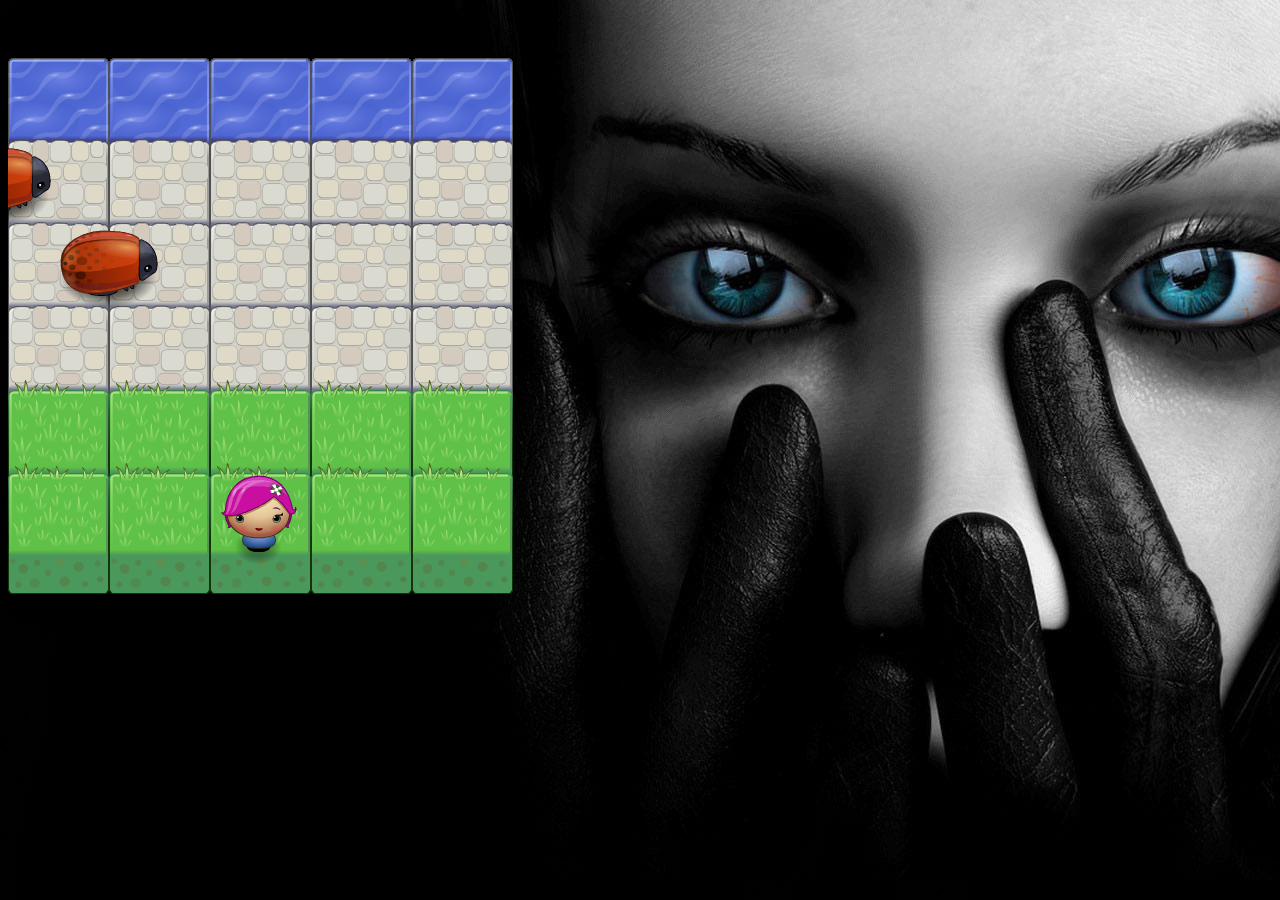
<file: links/Bugg-Her/index.html>
<!DOCTYPE html>
<html>
<head>
    <meta charset="UTF-8">
    <title>JS - VG: Bugger</title>
    <link rel="stylesheet" href="css/style.css">
    <link rel="stylesheet" media="only screen and (max-device-width: 750px)" href="css/mobile.css" />
    <meta name="viewport" content="width=device-width; initial-scale=0.5; maximum-scale=0.5; user-scalable=no;"> 

</head>
<body background="images/blueEyes.jpg">
	<div class="d-pad">
		<button class="dButton" id="up">↑</button>

		<button class="dButton" id="down">↓</button>

		<button class="dButton" id="left">←</button>
		<button class="dButton" id="right">→</button>
    </div>
    <script src="https://code.jquery.com/jquery-2.2.4.min.js"   integrity="sha256-BbhdlvQf/xTY9gja0Dq3HiwQF8LaCRTXxZKRutelT44="   crossorigin="anonymous"></script>

    
    <script src="js/resources.js"></script>
    <script src="js/app.js"></script>
    <script src="js/engine.js"></script>
</body>
</html>
</file>
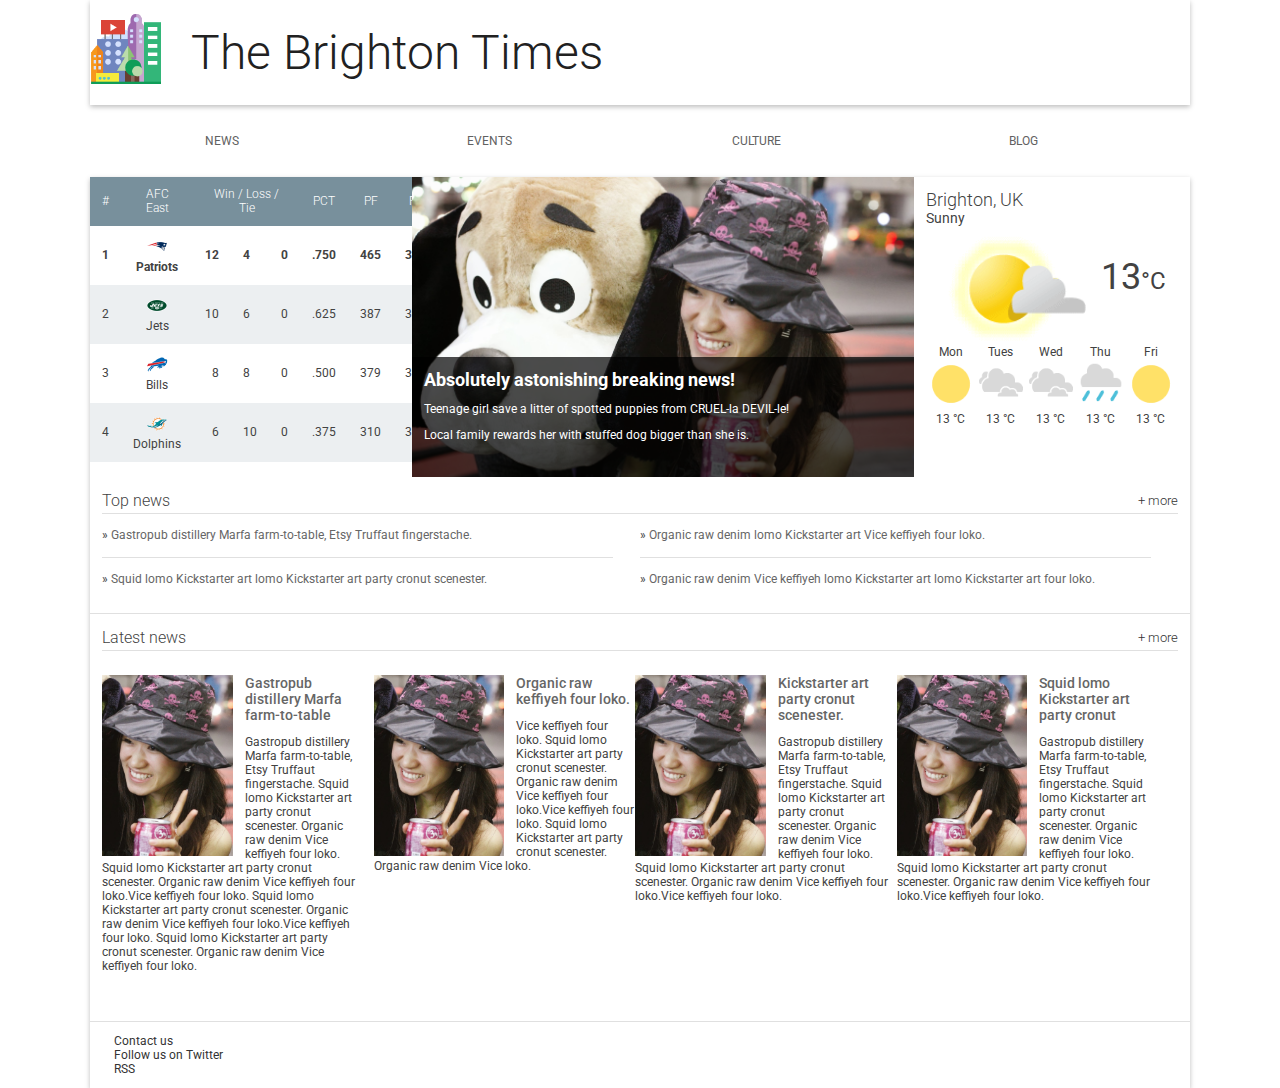
<file: links/Start/index.html>
<!doctype html>
<html lang="en">
  <head>
    <meta charset="utf-8">
    <meta http-equiv="X-UA-Compatible" content="IE=edge">
    <meta name="viewport" content="width=device-width, initial-scale=1.0">
    <title>Brighton Times</title>
    <link href="https://fonts.googleapis.com/css?family=Roboto:300,400,500" rel="stylesheet" type="text/css">
    <link rel="stylesheet" type="text/css" href="main.css">
  </head>
  <body>

    <header class="header">
      <div class="header__inner">
        <img class="header__logo" src="images/city.png" alt="iconic view of a cityscape">
        <h1 class="header__title">
          The Brighton Times
        </h1>
        <a id="menu" class="header__menu">
          <svg xmlns="http://www.w3.org/2000/svg" viewBox="0 0 24 24">
            <path d="M2 6h20v3H2zm0 5h20v3H2zm0 5h20v3H2z"/>
          </svg>
        </a>
      </div>
    </header>

    <nav id="drawer" class="nav">
      <ul class="nav__list">
        <li class="nav__item"><a href="#">News</a></li>
        <li class="nav__item"><a href="#">Events</a></li>
        <li class="nav__item"><a href="#">Culture</a></li>
        <li class="nav__item"><a href="#">Blog</a></li>
      </ul>
    </nav>

    <main class="main">
      <section class="content">
        <section class="hero">
          <article class="description">
            <h2 class="highlight">Absolutely astonishing breaking news!</h2>
            <h3 class="highlight">Absolutely astonishing breaking news!</h3>
            <p>Teenage girl save a litter of spotted puppies from CRUEL-la DEVIL-le! </p>
            <p>Local family rewards her with stuffed dog bigger than she is.</p>
          </article>
        </section>

        <section class="news top-news">
        <div id="news-title">
          <h2 class="news__title">Top news <a href="#" class="news__more">+ more</a></h2>
        </div>
        <div id="news-head">
          <ul>
            <li class="top-news__item">
              <a href="#">Gastropub distillery Marfa farm-to-table, Etsy Truffaut fingerstache.</a>
            </li>
            <li class="top-news__item">
              <a href="#">Squid lomo Kickstarter art lomo Kickstarter art party cronut scenester.</a>
            </li>
          </ul>
        </div>
        <div id="news-tail">
          <ul>
            <li class="top-news__item">
              <a href="#">Organic raw denim lomo Kickstarter art Vice keffiyeh four loko.</a>
            </li>
            <li class="top-news__item">
              <a href="#">Organic raw denim Vice keffiyeh lomo Kickstarter art lomo Kickstarter art four loko.</a>
             </li>
          </ul>
        </div>
        </section>

        <section class="scores">
        <div class="contained_table">
          <table class="scores__table">
            <thead>
              <tr>
                <th>#</th>
                <th>AFC East</th>
                <th colspan="3">Win / Loss / Tie</th>
                <th>PCT</th>
                <th>PF</th>
                <th>PA</th>
                <th>HOME</th>
                <th>ROAD</th>
                <th>STRK</th>
              </tr>
            </thead>
            <tbody>
              <tr>
                <td class="winner">1</td>
                <td class="winner team"><img class="team-logo" src="[data-uri]">Patriots</td>
                <td class="winner">12</td>
                <td class="winner">4</td>
                <td class="winner">0</td>
                <td class="winner">.750</td>
                <td class="winner">465</td>
                <td class="winner">315</td>
                <td class="winner">7-1-0</td>
                <td class="winner">5-3-0</td>
                <td class="winner">L2</td>
              </tr>
              <tr>
                <td>2</td>
                <td class="team"><img class="team-logo" src="[data-uri]">Jets</td>
                <td>10</td>
                <td>6</td>
                <td>0</td>
                <td>.625</td>
                <td>387</td>
                <td>314</td>
                <td>6-2-0</td>
                <td>4-4-0</td>
                <td>L1</td>
              </tr>
              <tr>
                <td>3</td>
                <td class="team"><img class="team-logo" src="[data-uri]">Bills</td>
                <td>8</td>
                <td>8</td>
                <td>0</td>
                <td>.500</td>
                <td>379</td>
                <td>359</td>
                <td>5-3-0</td>
                <td>3-5-0</td>
                <td>W2</td>
              </tr>
              <tr>
                <td>4</td>
                <td class="team"><img class="team-logo" src="[data-uri]">Dolphins</td>
                <td>6</td>
                <td>10</td>
                <td>0</td>
                <td>.375</td>
                <td>310</td>
                <td>389</td>
                <td>3-5-0</td>
                <td>3-5-0</td>
                <td>W1</td>
              </tr>
              
            </tbody>
          </table>
        </div>
        </section>

        <section class="weather">
          <span class="weather__location">Brighton, UK</span>
          <span class="weather__desc">Sunny</span>
          <span class="weather__today">
          <img class="weather__today__image" src="images/weather.png" alt="icon of a partially sunny day"><span class="weather__today__temp">13</span><span class="weather__today__deg">&deg;C</span>
          </span>
          <ul class="weather__next">
            <li class="weather__next__item">
              <span>Mon</span>
              <img class="weather__next__image" src="images/sunny.png" alt="icon of a sunny day">
              <span>13 &deg;C</span>
            </li><li class="weather__next__item">
              <span>Tues</span>
              <img class="weather__next__image" src="images/cloudy.png" alt="icon of a cloudy day">
              <span>13 &deg;C</span>
            </li><li class="weather__next__item">
              <span>Wed</span>
              <img class="weather__next__image" src="images/cloudy.png" alt="icon of a cloudy day">
              <span>13 &deg;C</span>
            </li><li class="weather__next__item">
              <span>Thu</span>
              <img class="weather__next__image" src="images/rain.png" alt="icon of a rainy day">
              <span>13 &deg;C</span>
            </li><li class="weather__next__item">
              <span>Fri</span>
              <img class="weather__next__image" src="images/sunny.png" alt="icon of a sunny day">
              <span>13 &deg;C</span>
            </li>
          </ul>
        </section>

        <section class="news recent-news">
          <h2 class="news__title">Latest news <a href="#" class="news__more">+ more</a></h2>
          <ul class="content">
            <li class="snippet" id="snip-1">
              <picture>
                <source media="(min-width: 1100px)" srcset="images/dog-girl-xs.jpg">
                <source media="(min-width: 361px)" srcset="images/dog.jpg">
                  <img class="snippet__thumbnail" src="images/dog.jpg" srcset="images/dog-girl.jpg" alt="picture of a girl with a large, stuffed dog toy">  
              </picture>
              <h3 class="snippet__title"><a href="#">Gastropub distillery Marfa farm-to-table</a></h3>
              <p>Gastropub distillery Marfa farm-to-table, Etsy Truffaut fingerstache.
              Squid lomo Kickstarter art party cronut scenester. Organic raw denim Vice keffiyeh four loko. Squid lomo Kickstarter art party cronut scenester. Organic raw denim Vice keffiyeh four loko.Vice keffiyeh four loko. Squid lomo Kickstarter art party cronut scenester. Organic raw denim Vice keffiyeh four loko.Vice keffiyeh four loko. Squid lomo Kickstarter art party cronut scenester. Organic raw denim Vice keffiyeh four loko.
              </p>
            </li>
            <li class="snippet" id="snip-2">
              <picture>
                <source media="(min-width: 1100px)" srcset="images/dog-girl-xs.jpg">
                <source media="(min-width: 361px)" srcset="images/dog.jpg">
                  <img class="snippet__thumbnail" src="images/dog.jpg" srcset="images/dog-girl.jpg" alt="picture of a girl with a large, stuffed dog toy">  
              </picture>
              <h3 class="snippet__title"><a href="#">Organic raw keffiyeh four loko.</a></h3>
              <p>Vice keffiyeh four loko. Squid lomo Kickstarter art party cronut scenester. Organic raw denim Vice keffiyeh four loko.Vice keffiyeh four loko. Squid lomo Kickstarter art party cronut scenester. Organic raw denim Vice loko.
              </p>
            </li>
            <li class="snippet" id="snip-3">
              <picture>
                <source media="(min-width: 1100px)" srcset="images/dog-girl-xs.jpg">
                <source media="(min-width: 361px)" srcset="images/dog.jpg">
                  <img class="snippet__thumbnail" src="images/dog.jpg" srcset="images/dog-girl.jpg" alt="picture of a girl with a large, stuffed dog toy">  
              </picture>
              <h3 class="snippet__title"><a href="#">Kickstarter art party cronut scenester.</a></h3>
              <p>Gastropub distillery Marfa farm-to-table, Etsy Truffaut fingerstache.
              Squid lomo Kickstarter art party cronut scenester. Organic raw denim Vice keffiyeh four loko. Squid lomo Kickstarter art party cronut scenester. Organic raw denim Vice keffiyeh four loko.Vice keffiyeh four loko.
              </p>
            </li>
            <li class="snippet" id="snip-4">
              <picture>
                <source media="(min-width: 1100px)" srcset="images/dog-girl-xs.jpg">
                <source media="(min-width: 361px)" srcset="images/dog.jpg">
                  <img class="snippet__thumbnail" src="images/dog.jpg" srcset="images/dog-girl.jpg" alt="picture of a girl with a large, stuffed dog toy">  
              </picture>
              <h3 class="snippet__title"><a href="#">Squid lomo Kickstarter art party cronut </a></h3>
              <p>Gastropub distillery Marfa farm-to-table, Etsy Truffaut fingerstache.
              Squid lomo Kickstarter art party cronut scenester. Organic raw denim Vice keffiyeh four loko. Squid lomo Kickstarter art party cronut scenester. Organic raw denim Vice keffiyeh four loko.Vice keffiyeh four loko.
              </p>
            </li>
          </ul>
        </section>
      </section>
      <footer>
        <ul>
          <li><a href="#">Contact us</a></li>
          <li><a href="#">Follow us on Twitter</a></li>
          <li><a href="#">RSS</a></li>
        </ul>
      </footer>
    </main>
    <script>
      /*
       * Open the drawer when the menu ison is clicked.
       */
      var menu = document.querySelector('#menu');
      var main = document.querySelector('main');
      var drawer = document.querySelector('.nav');

      menu.addEventListener('click', function(e) {
        drawer.classList.toggle('open');
        e.stopPropagation();
      });
      main.addEventListener('click', function() {
        drawer.classList.remove('open');
      });

    </script>
  </body>
</html>
</file>
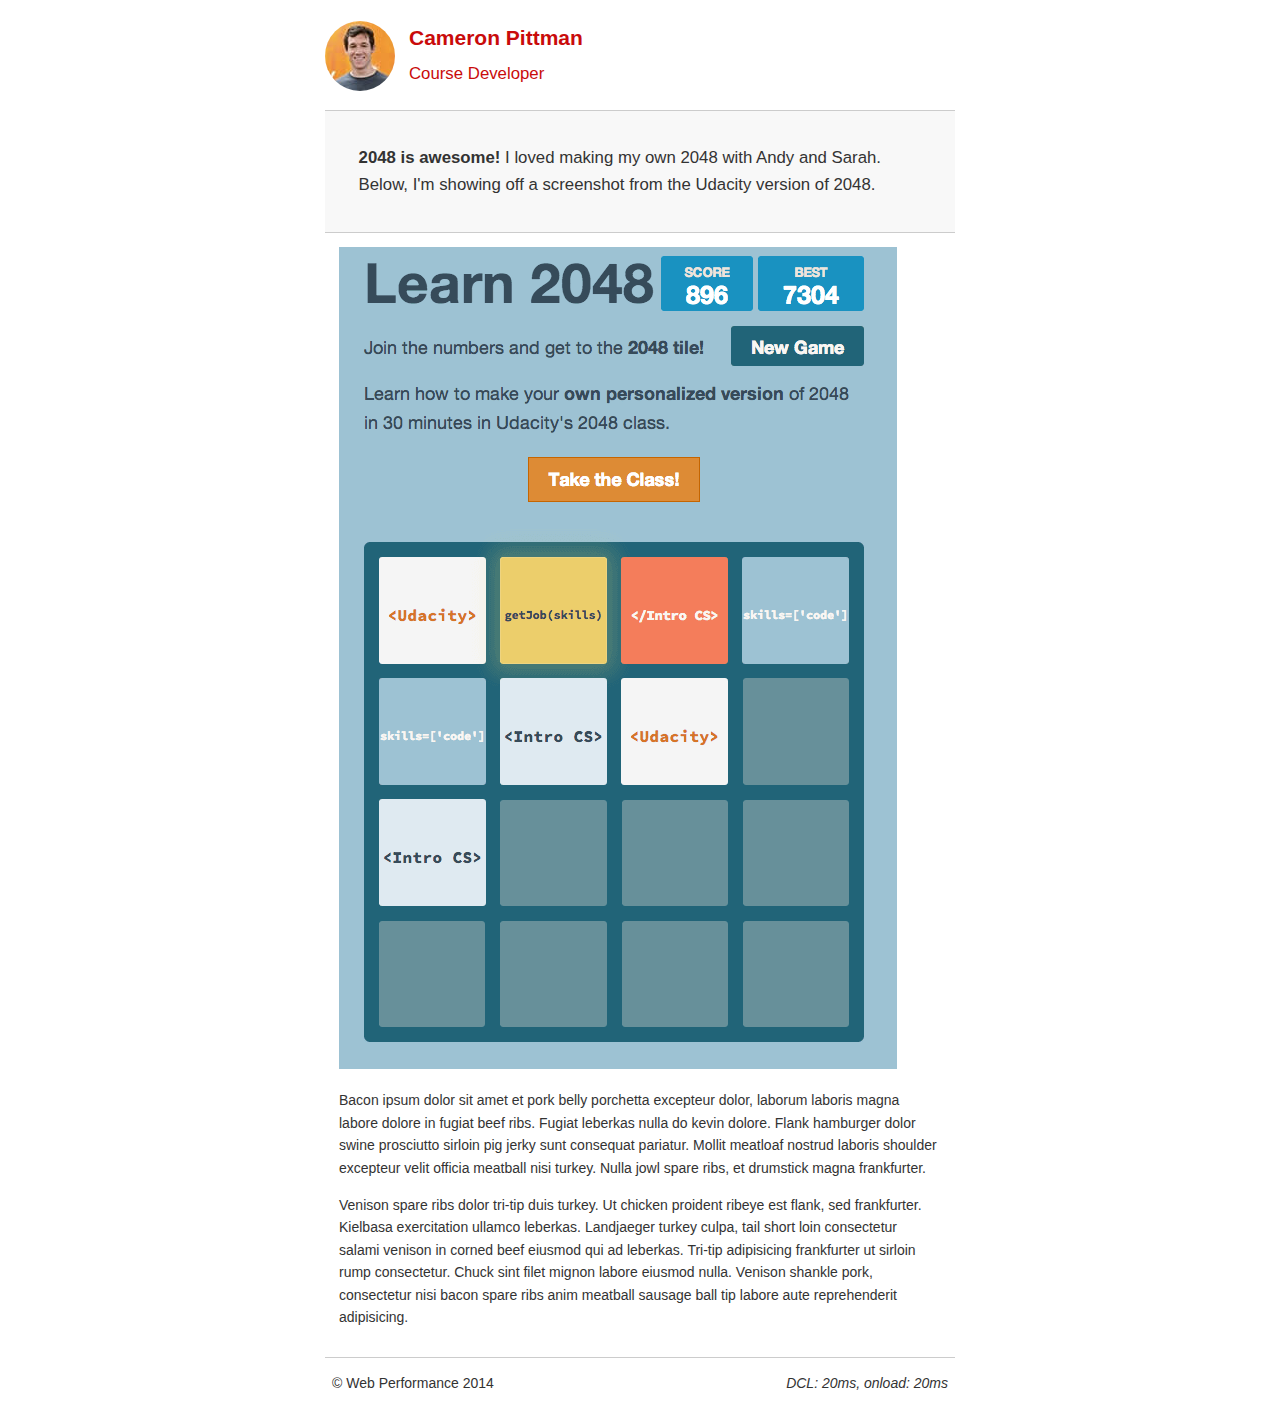
<file: links/web-optimization/project-2048.html>
<!DOCTYPE html>
<html lang="en">
  <head>
    <meta charset="utf-8">
    <meta name="viewport" content="width=device-width, initial-scale=1">
    <meta name="description" content=" FILL ME IN ">
    <meta name="author" content=" FILL ME IN ">
    <title>Cameron Pittman: Portfolio</title>


    <link href="css/style.css" rel="stylesheet">
    <link href="css/print.css" rel="stylesheet">

    <script>
      (function(w,g){w['GoogleAnalyticsObject']=g;
      w[g]=w[g]||function(){(w[g].q=w[g].q||[]).push(arguments)};w[g].l=1*new Date();})(window,'ga');

      ga('create', 'UA-XXXX-Y');
      ga('send', 'pageview');
    </script>
    <script src="//www.google-analytics.com/analytics.js"></script>
    <script src="js/perfmatters.js"></script>
  </head>

  <body>
    <header>
      <a href="/"><img src="img/profilepic.jpg"></a>
      <p>Cameron Pittman<br><span>Course Developer</span></p>
    </header>

    <div class="container">
      <div class="hero">
        <strong>2048 is awesome!</strong> I loved making my own 2048 with Andy and Sarah. Below, I'm showing off a screenshot from the Udacity version of 2048.
      </div>

      <div class="content">

        <img class="img-responsive" src="img/2048.png">

        <p>Bacon ipsum dolor sit amet et pork belly porchetta excepteur dolor, laborum laboris magna labore dolore in fugiat beef ribs. Fugiat leberkas nulla do kevin dolore. Flank hamburger dolor swine prosciutto sirloin pig jerky sunt consequat pariatur. Mollit meatloaf nostrud laboris shoulder excepteur velit officia meatball nisi turkey. Nulla jowl spare ribs, et drumstick magna frankfurter.</p>

        <p>Venison spare ribs dolor tri-tip duis turkey. Ut chicken proident ribeye est flank, sed frankfurter. Kielbasa exercitation ullamco leberkas. Landjaeger turkey culpa, tail short loin consectetur salami venison in corned beef eiusmod qui ad leberkas. Tri-tip adipisicing frankfurter ut sirloin rump consectetur. Chuck sint filet mignon labore eiusmod nulla. Venison shankle pork, consectetur nisi bacon spare ribs anim meatball sausage ball tip labore aute reprehenderit adipisicing.</p>

    </div>

    <footer>
      <p>&copy; Web Performance 2014 <span id="crp-stats"></span></p>
    </footer>
  </body>
</html>
</file>
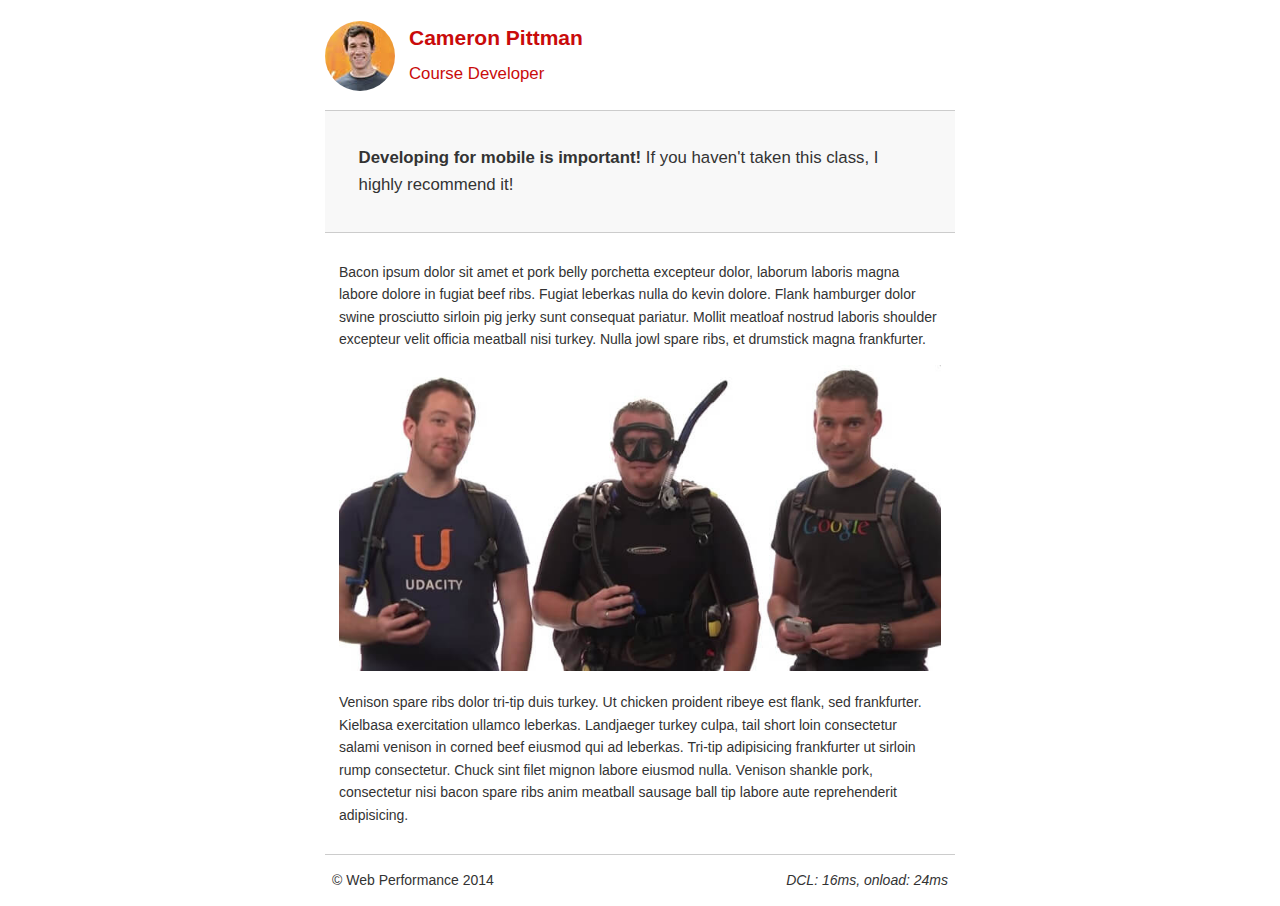
<file: links/web-optimization/project-mobile.html>
<!DOCTYPE html>
<html lang="en">
  <head>
    <meta charset="utf-8">
    <meta name="viewport" content="width=device-width, initial-scale=1">
    <meta name="description" content=" FILL ME IN ">
    <meta name="author" content=" FILL ME IN ">
    <title>Portfolio</title>

    <link href="css/style.css" rel="stylesheet">
    <link href="css/print.css" rel="stylesheet">

    <script>
      (function(w,g){w['GoogleAnalyticsObject']=g;
      w[g]=w[g]||function(){(w[g].q=w[g].q||[]).push(arguments)};w[g].l=1*new Date();})(window,'ga');


      ga('create', 'UA-XXXX-Y');
      ga('send', 'pageview');
    </script>
    <script src="http://www.google-analytics.com/analytics.js"></script>
    <script async src="js/perfmatters.js"></script>
  </head>

  <body>
    <header>
      <a href="/"><img src="img/profilepic.jpg"></a>
      <p>Cameron Pittman<br><span>Course Developer</span></p>
    </header>

    <div class="container">
      <div class="hero">
        <strong>Developing for mobile is important!</strong> If you haven't taken this class, I highly recommend it!
      </div>

      <div class="content">

        <p>Bacon ipsum dolor sit amet et pork belly porchetta excepteur dolor, laborum laboris magna labore dolore in fugiat beef ribs. Fugiat leberkas nulla do kevin dolore. Flank hamburger dolor swine prosciutto sirloin pig jerky sunt consequat pariatur. Mollit meatloaf nostrud laboris shoulder excepteur velit officia meatball nisi turkey. Nulla jowl spare ribs, et drumstick magna frankfurter.</p>

        <img src="img/mobilewebdev.jpg">

        <p>Venison spare ribs dolor tri-tip duis turkey. Ut chicken proident ribeye est flank, sed frankfurter. Kielbasa exercitation ullamco leberkas. Landjaeger turkey culpa, tail short loin consectetur salami venison in corned beef eiusmod qui ad leberkas. Tri-tip adipisicing frankfurter ut sirloin rump consectetur. Chuck sint filet mignon labore eiusmod nulla. Venison shankle pork, consectetur nisi bacon spare ribs anim meatball sausage ball tip labore aute reprehenderit adipisicing.</p>

    </div>

    <footer>
      <p>&copy; Web Performance 2014 <span id="crp-stats"></span></p>
    </footer>
  </body>
</html>
</file>
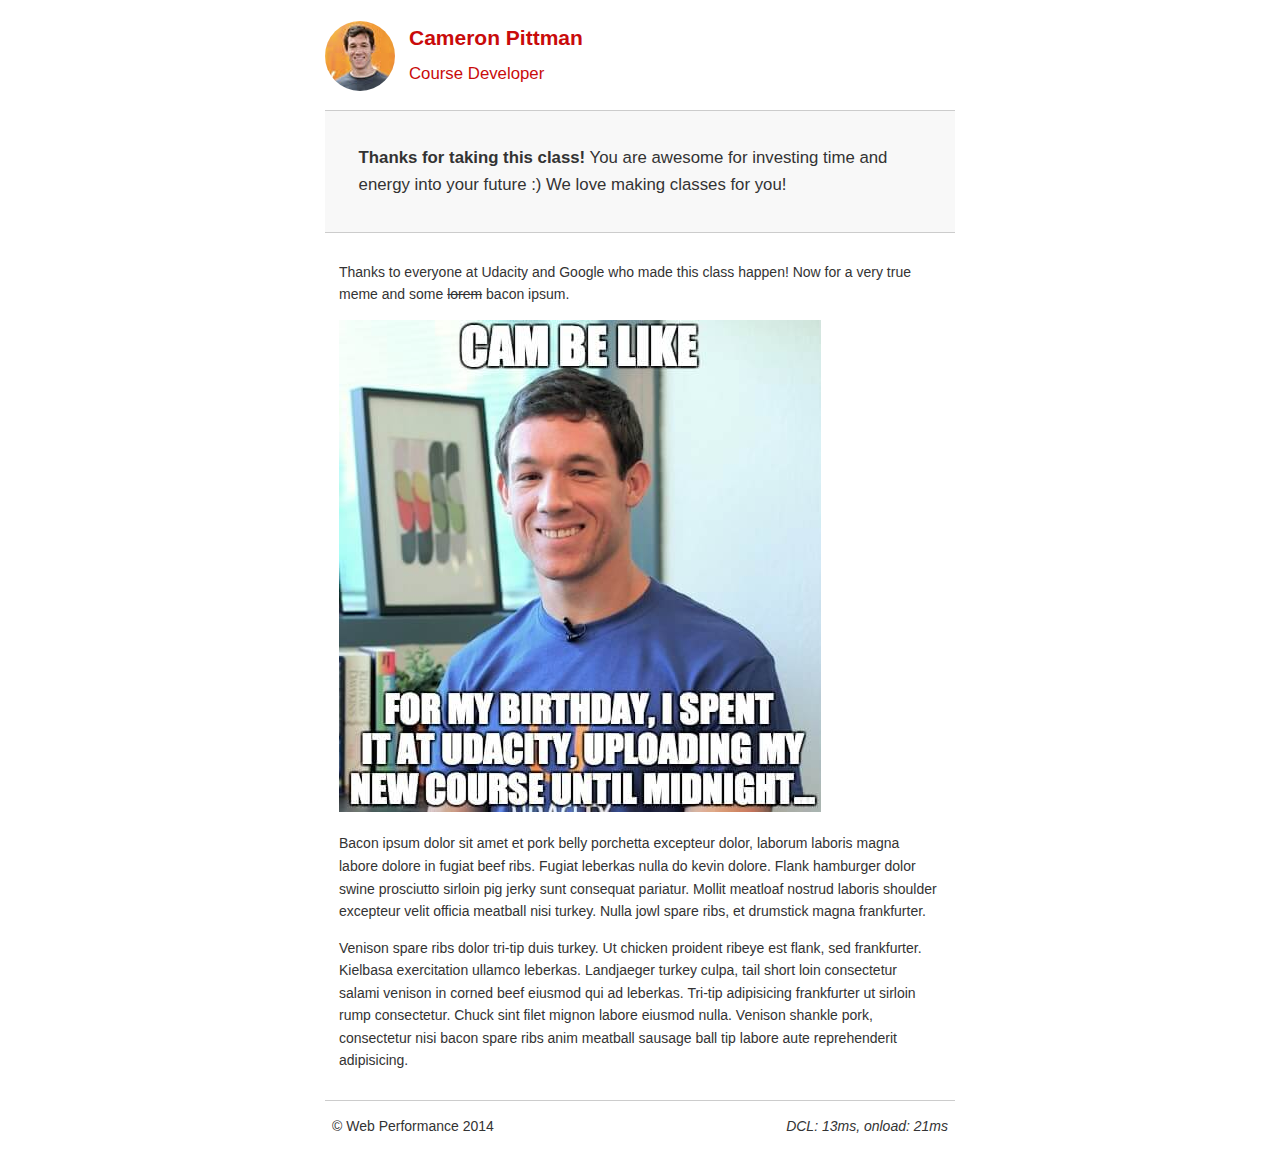
<file: links/web-optimization/project-webperf.html>
<!DOCTYPE html>
<html lang="en">
  <head>
    <meta charset="utf-8">
    <meta name="viewport" content="width=device-width, initial-scale=1">
    <meta name="description" content=" FILL ME IN ">
    <meta name="author" content=" FILL ME IN ">
    <title>Cameron Pittman: Portfolio</title>

    <link href="css/style.css" rel="stylesheet">
    <link href="css/print.css" rel="stylesheet">

    <script>
      (function(w,g){w['GoogleAnalyticsObject']=g;
      w[g]=w[g]||function(){(w[g].q=w[g].q||[]).push(arguments)};w[g].l=1*new Date();})(window,'ga');

      ga('create', 'UA-XXXX-Y');
      ga('send', 'pageview');
    </script>
    <script src="http://www.google-analytics.com/analytics.js"></script>
    <script async src="js/perfmatters.js"></script>
  </head>

  <body>
    <header>
      <a href="/"><img src="img/profilepic.jpg"></a>
      <p>Cameron Pittman<br><span>Course Developer</span></p>
    </header>

    <div class="container">
      <div class="hero">
        <strong>Thanks for taking this class!</strong> You are awesome for investing time and energy into your future :) We love making classes for you!
      </div>

      <div class="content">

        <p>Thanks to everyone at Udacity and Google who made this class happen! Now for a very true meme and some <strike>lorem</strike> bacon ipsum.</p>

        <img src="img/cam_be_like.jpg">

        <p>Bacon ipsum dolor sit amet et pork belly porchetta excepteur dolor, laborum laboris magna labore dolore in fugiat beef ribs. Fugiat leberkas nulla do kevin dolore. Flank hamburger dolor swine prosciutto sirloin pig jerky sunt consequat pariatur. Mollit meatloaf nostrud laboris shoulder excepteur velit officia meatball nisi turkey. Nulla jowl spare ribs, et drumstick magna frankfurter.</p>

        <p>Venison spare ribs dolor tri-tip duis turkey. Ut chicken proident ribeye est flank, sed frankfurter. Kielbasa exercitation ullamco leberkas. Landjaeger turkey culpa, tail short loin consectetur salami venison in corned beef eiusmod qui ad leberkas. Tri-tip adipisicing frankfurter ut sirloin rump consectetur. Chuck sint filet mignon labore eiusmod nulla. Venison shankle pork, consectetur nisi bacon spare ribs anim meatball sausage ball tip labore aute reprehenderit adipisicing.</p>

    </div>

    <footer>
      <p>&copy; Web Performance 2014 <span id="crp-stats"></span></p>
    </footer>
  </body>
</html>
</file>
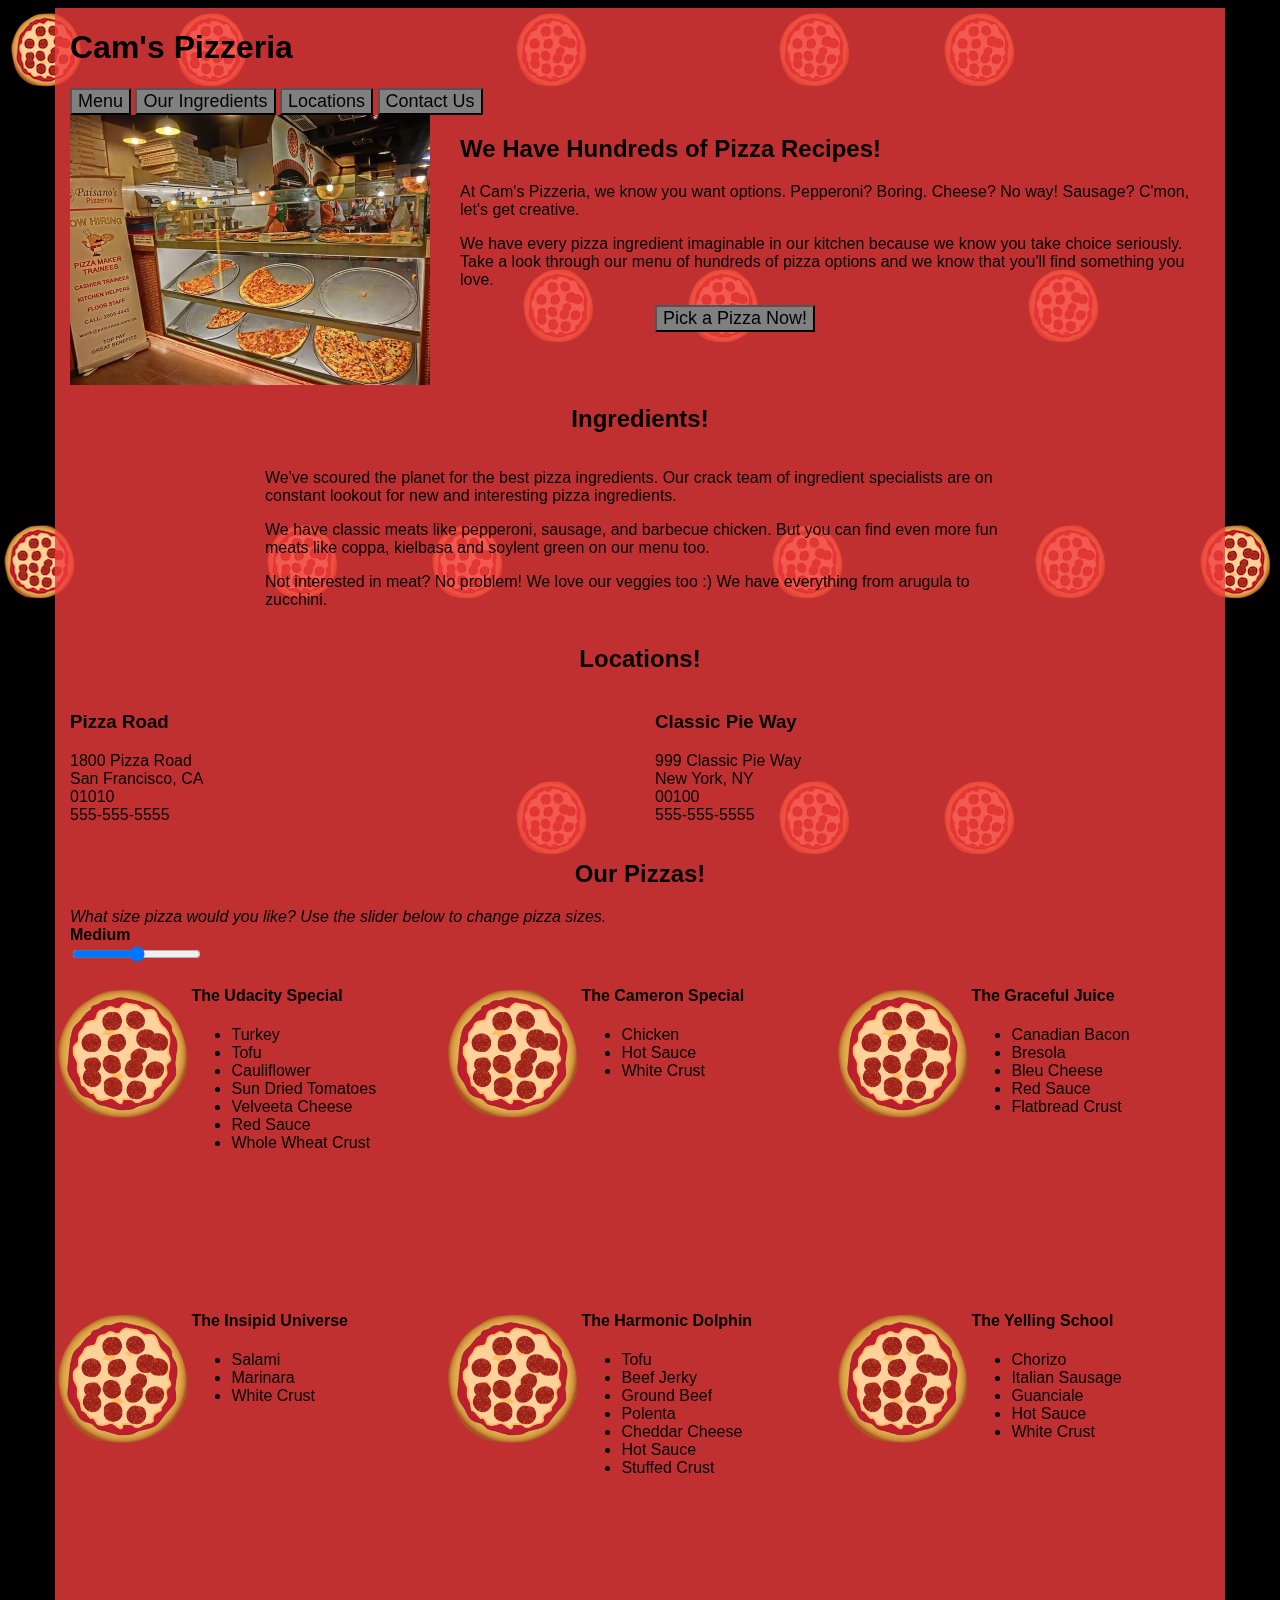
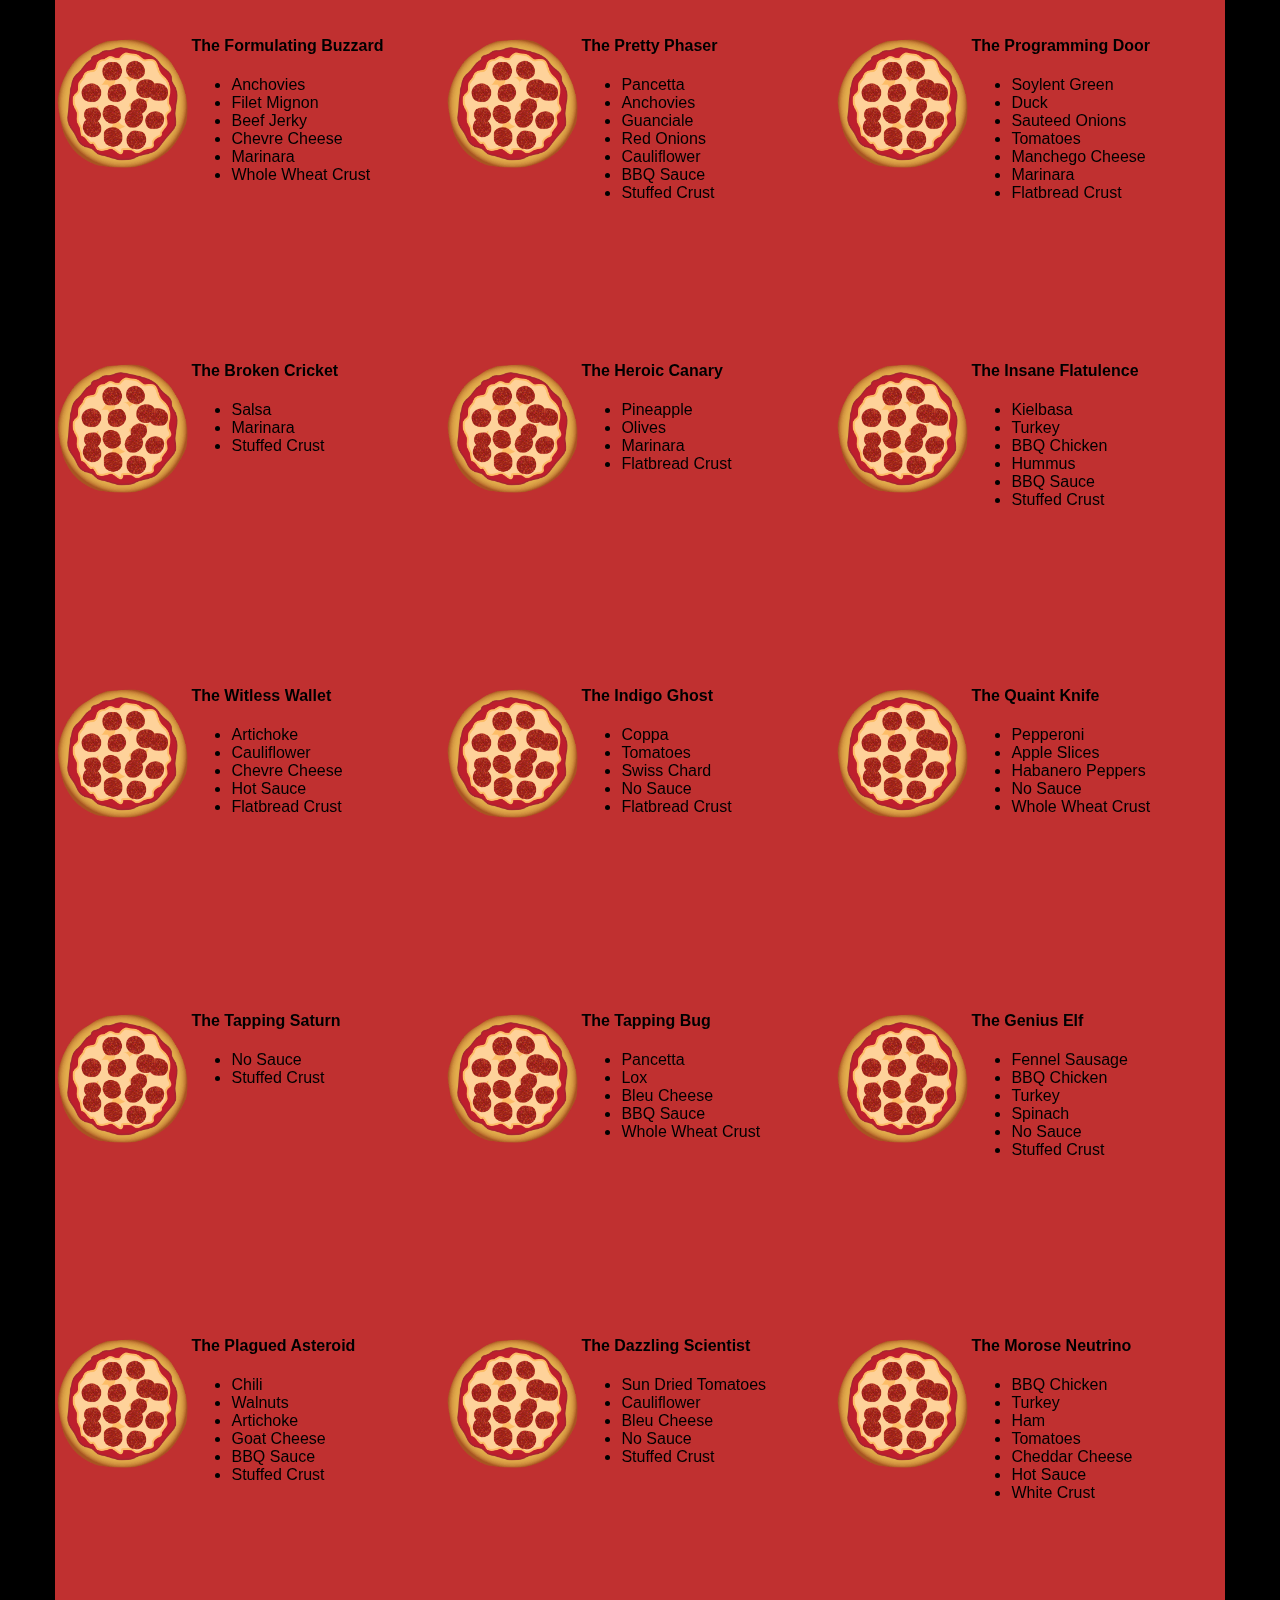
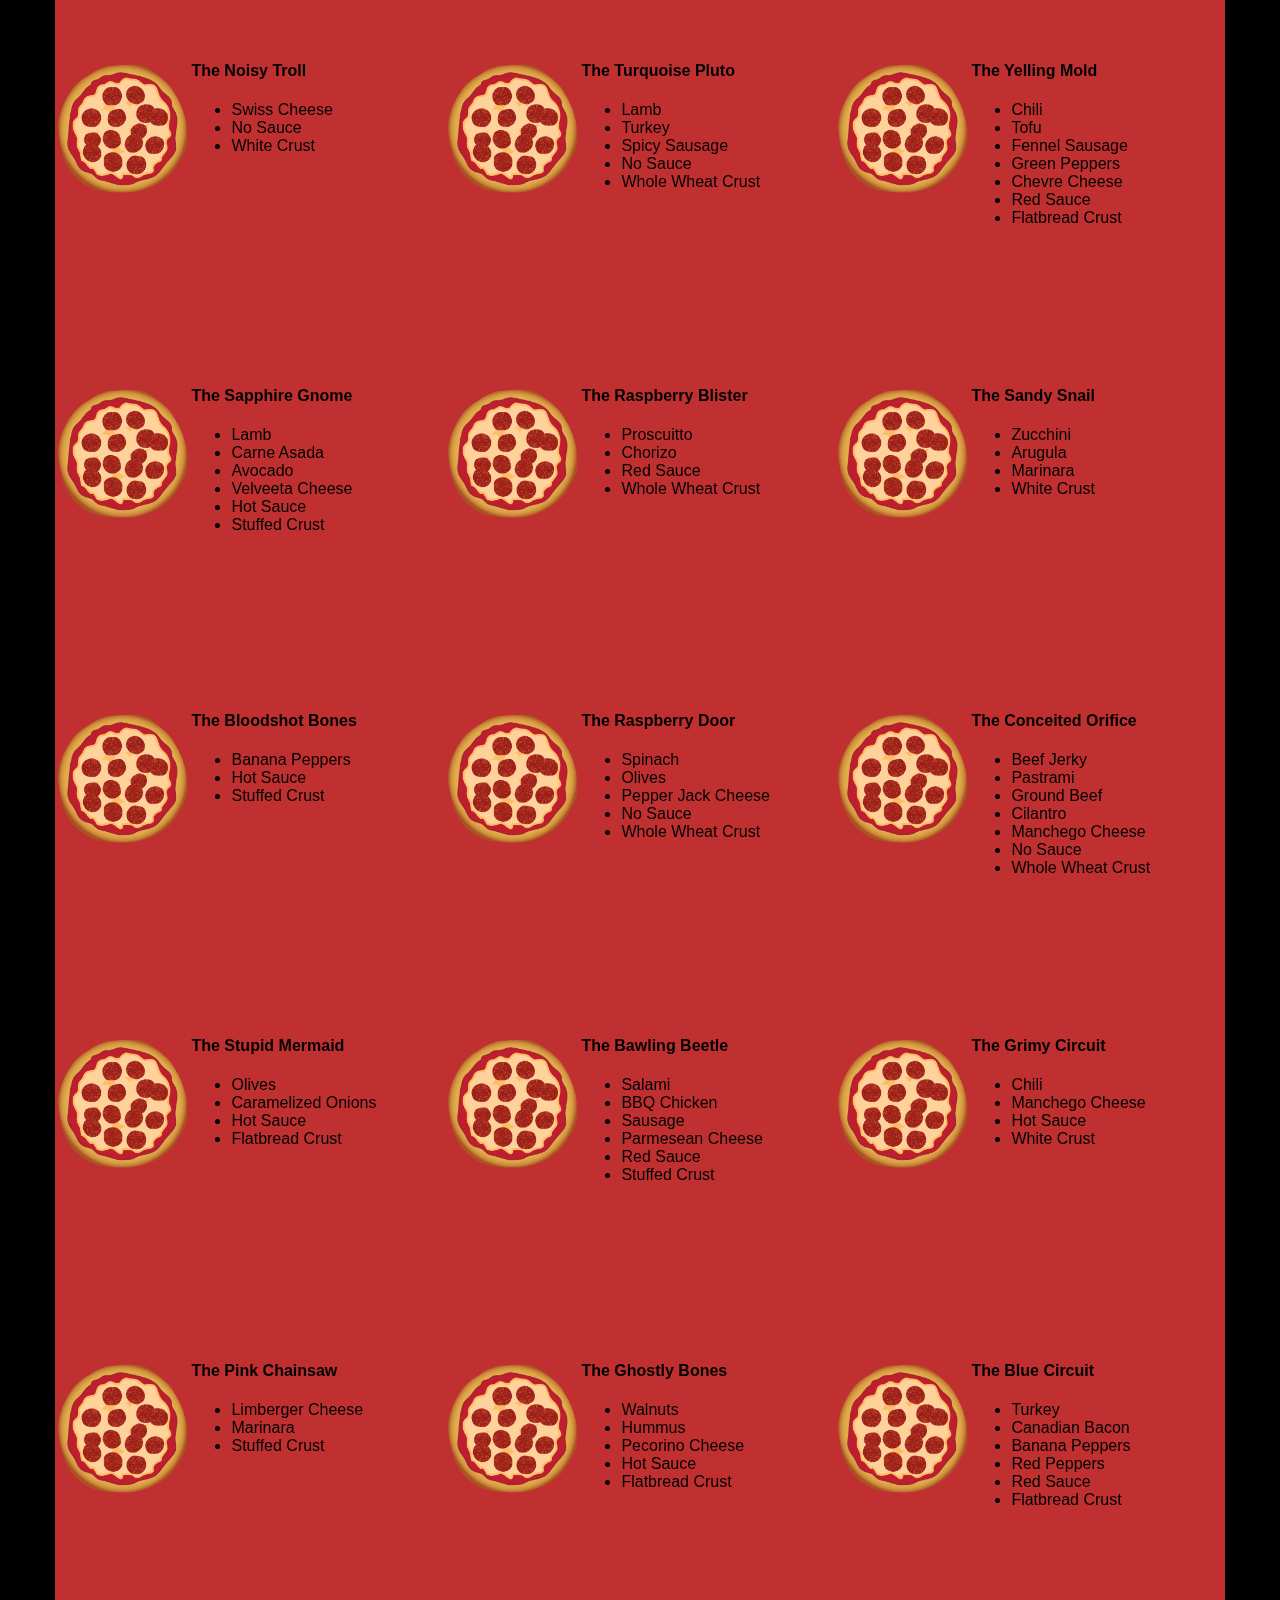
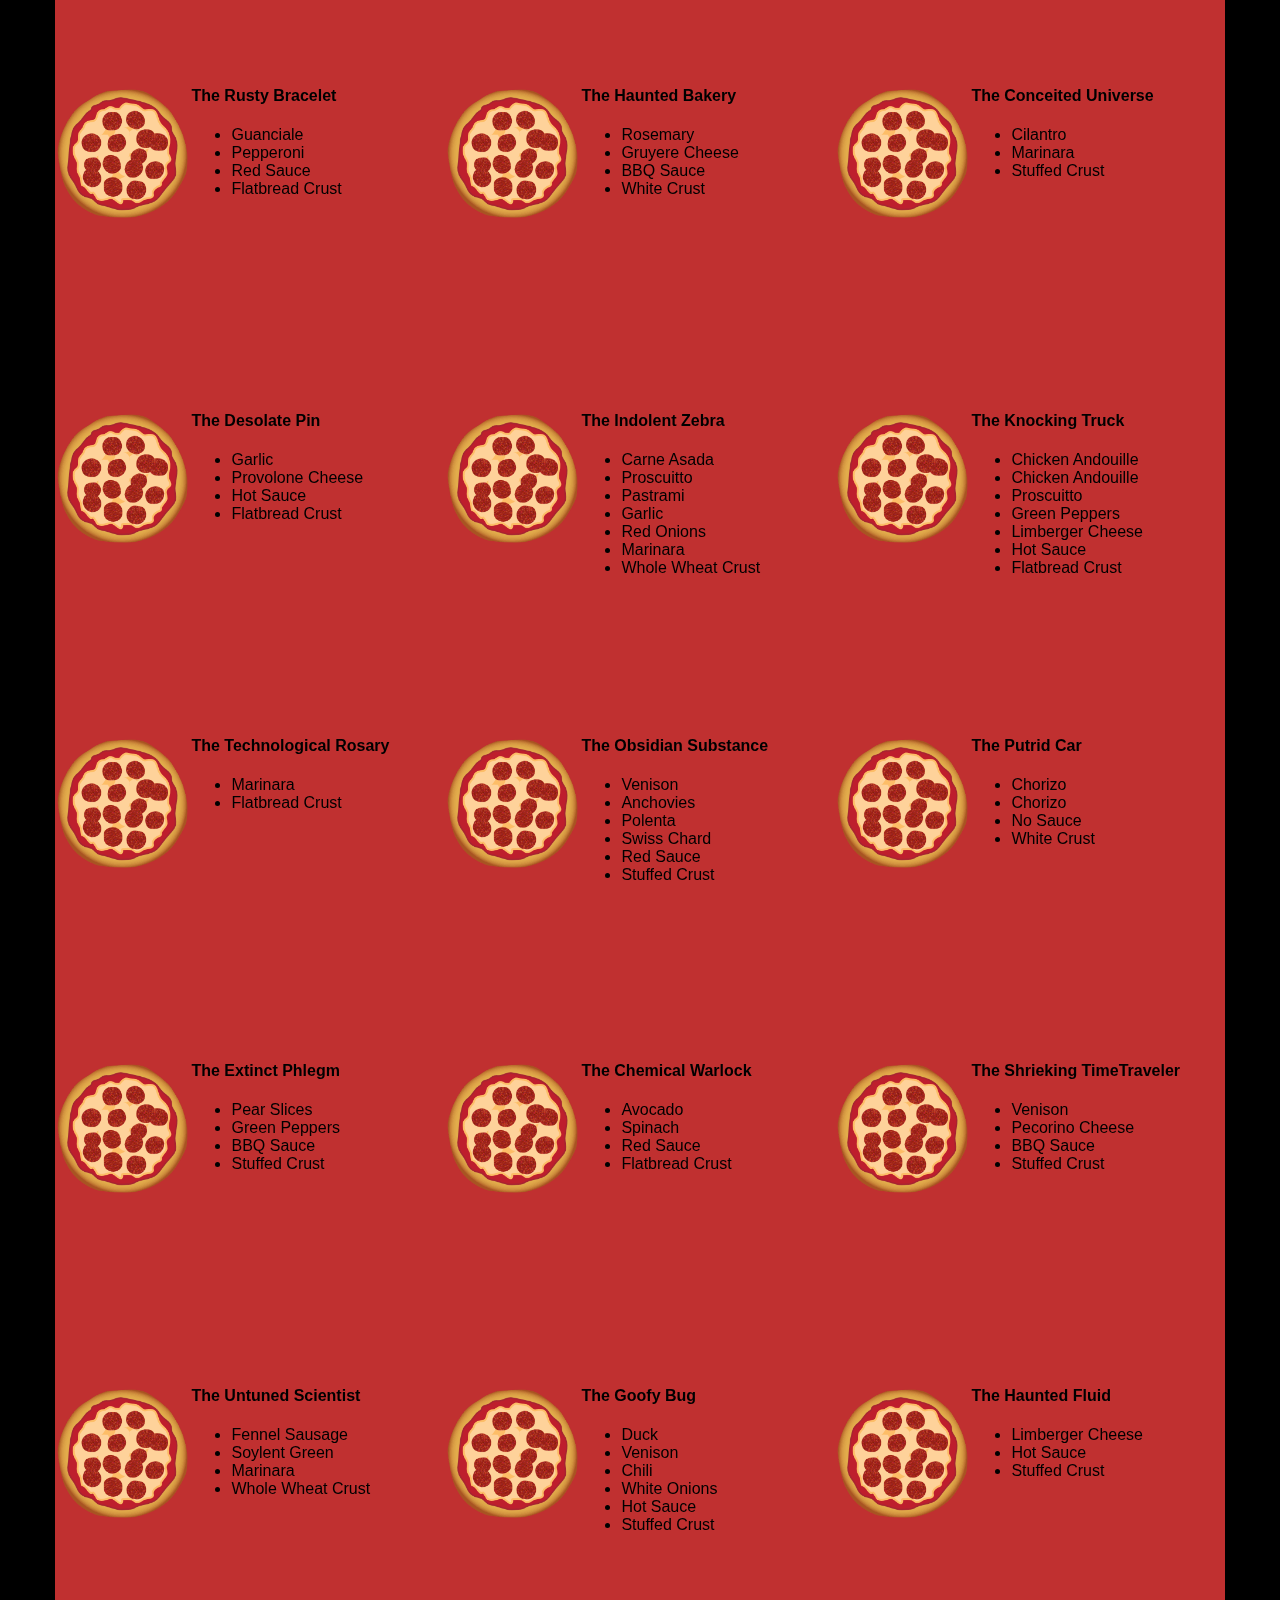
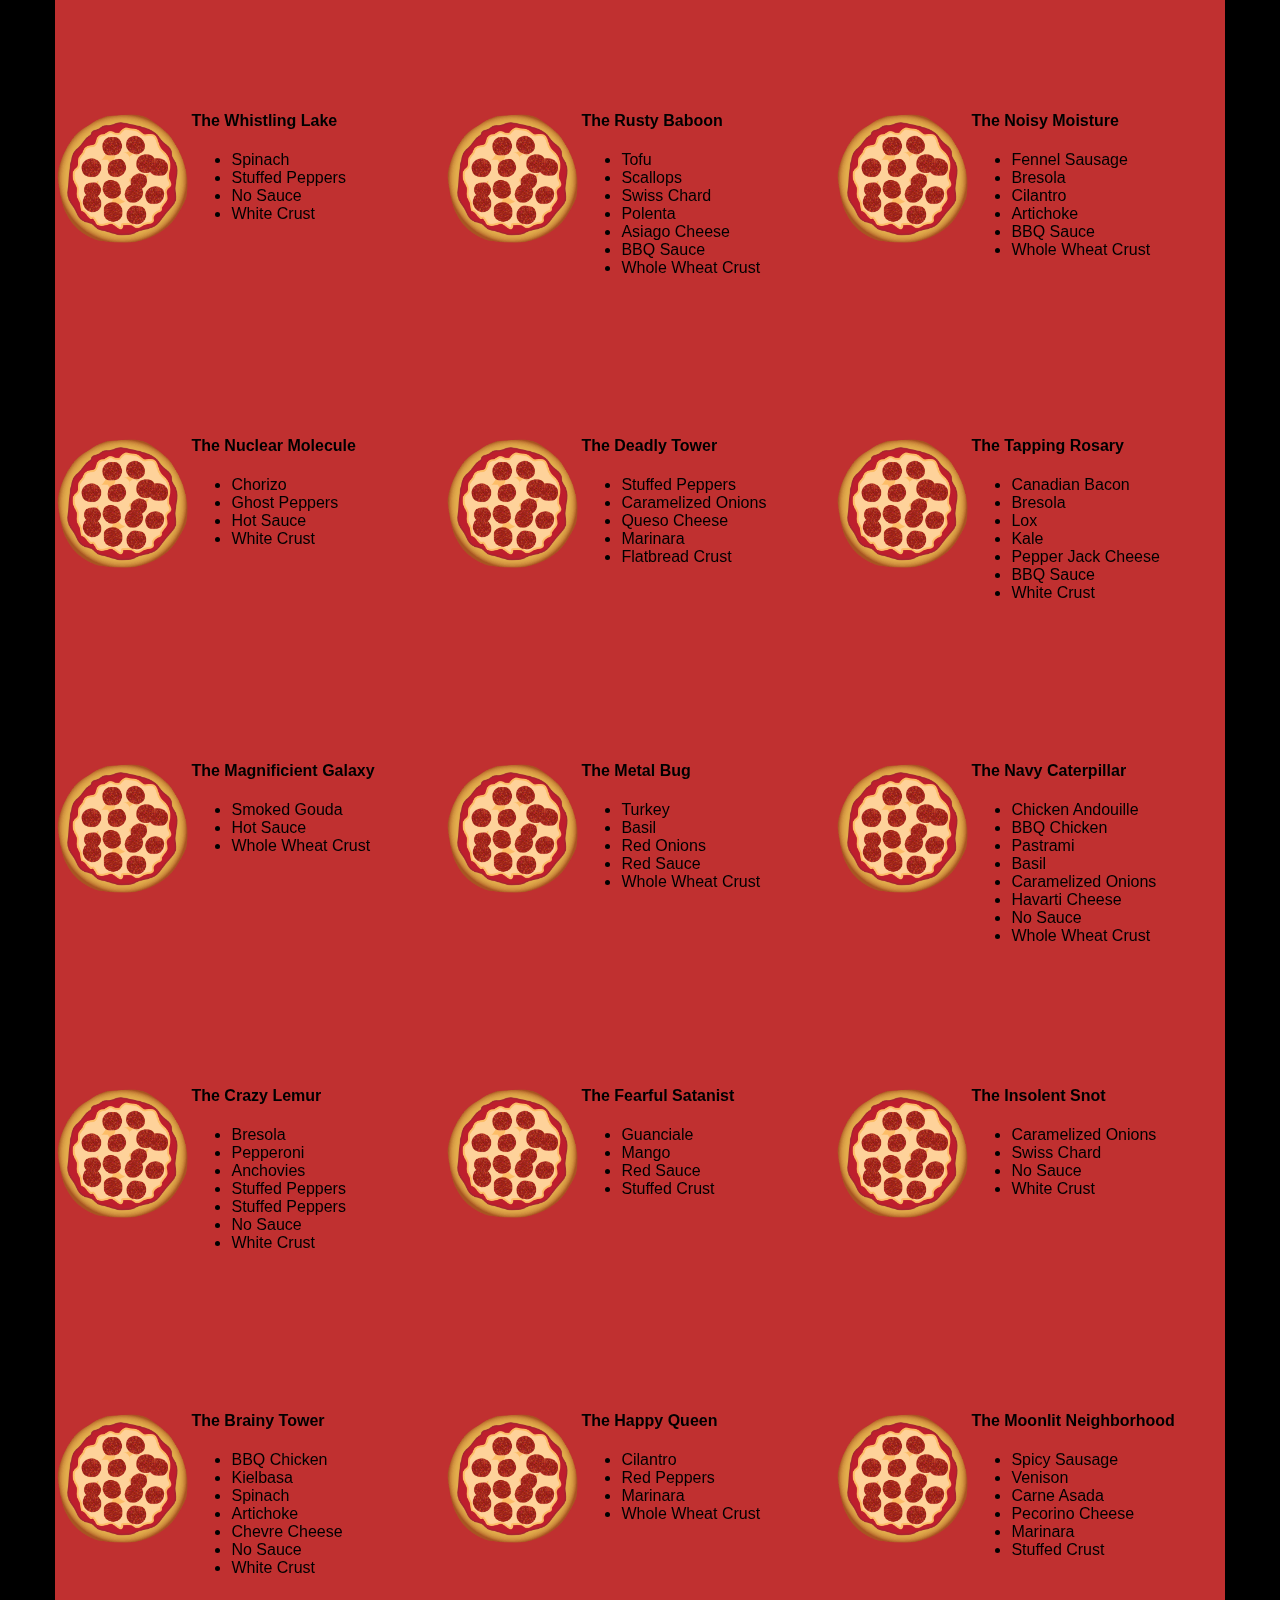
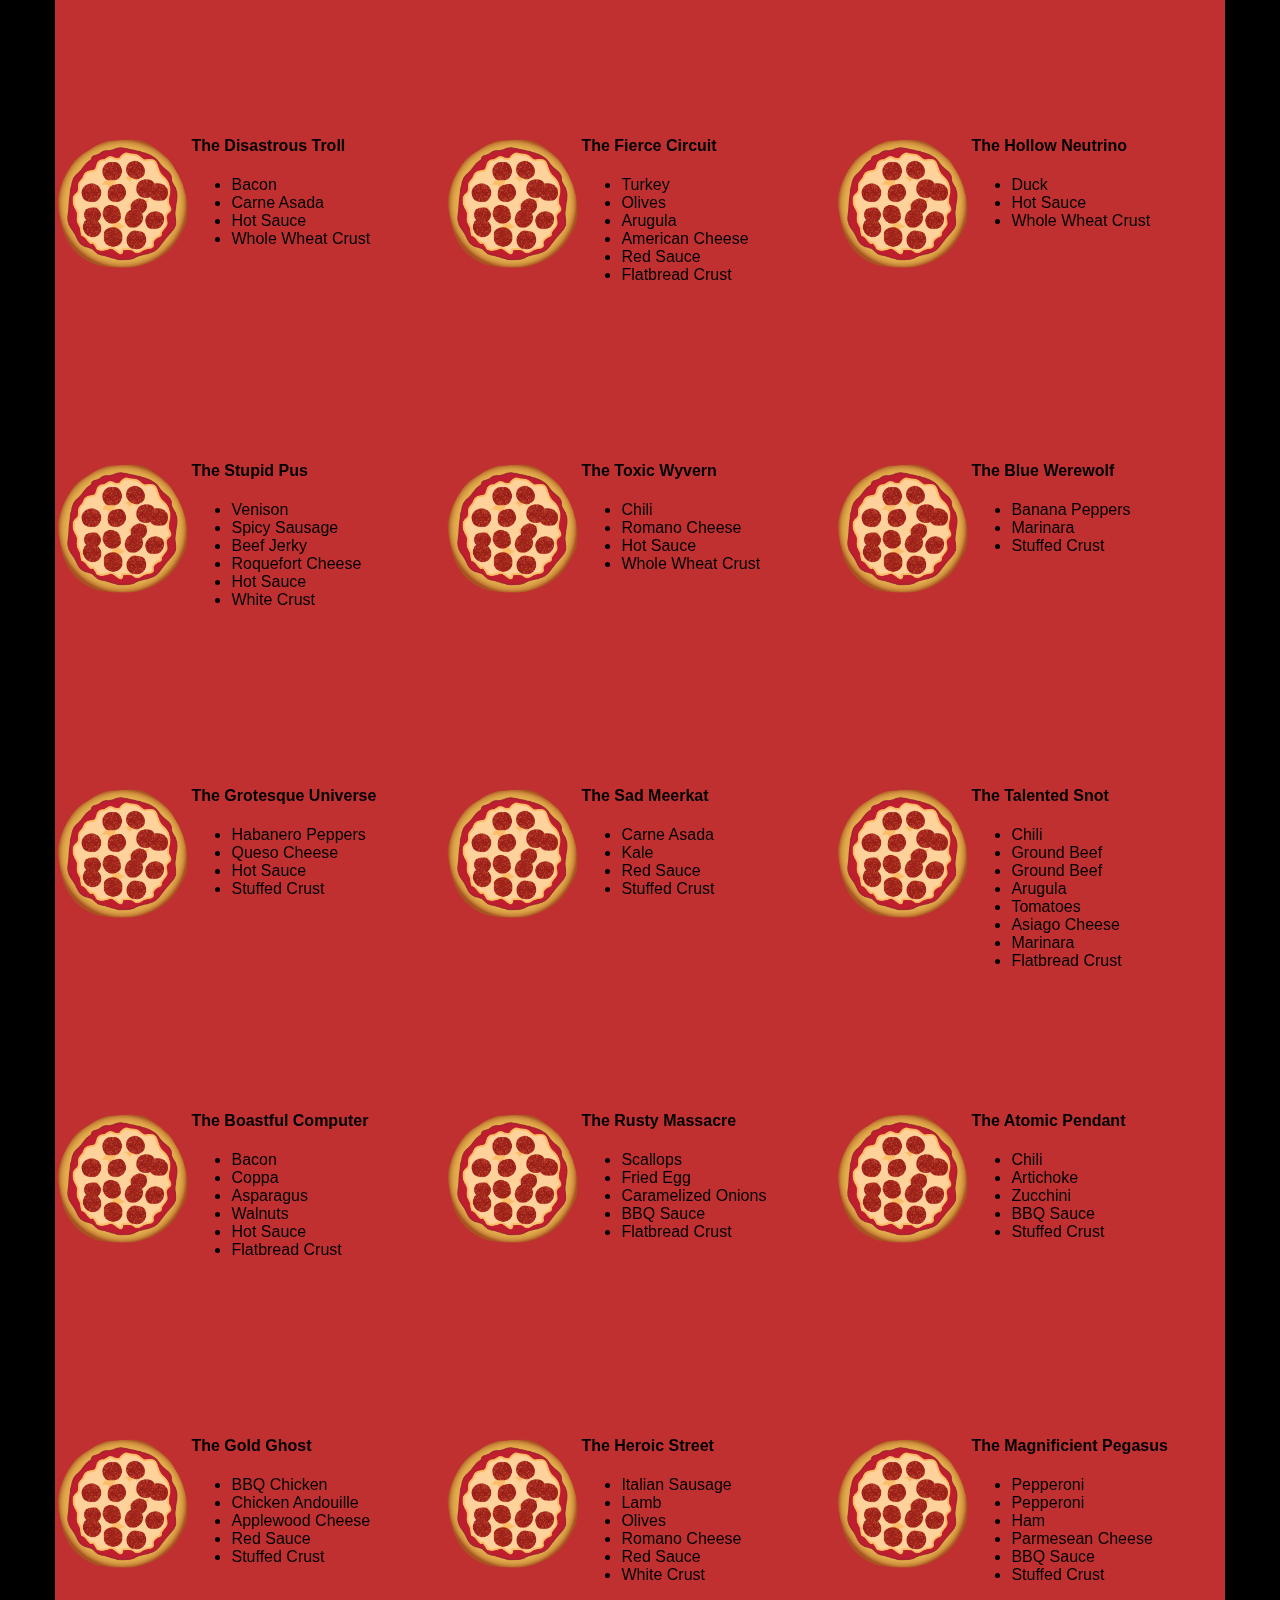
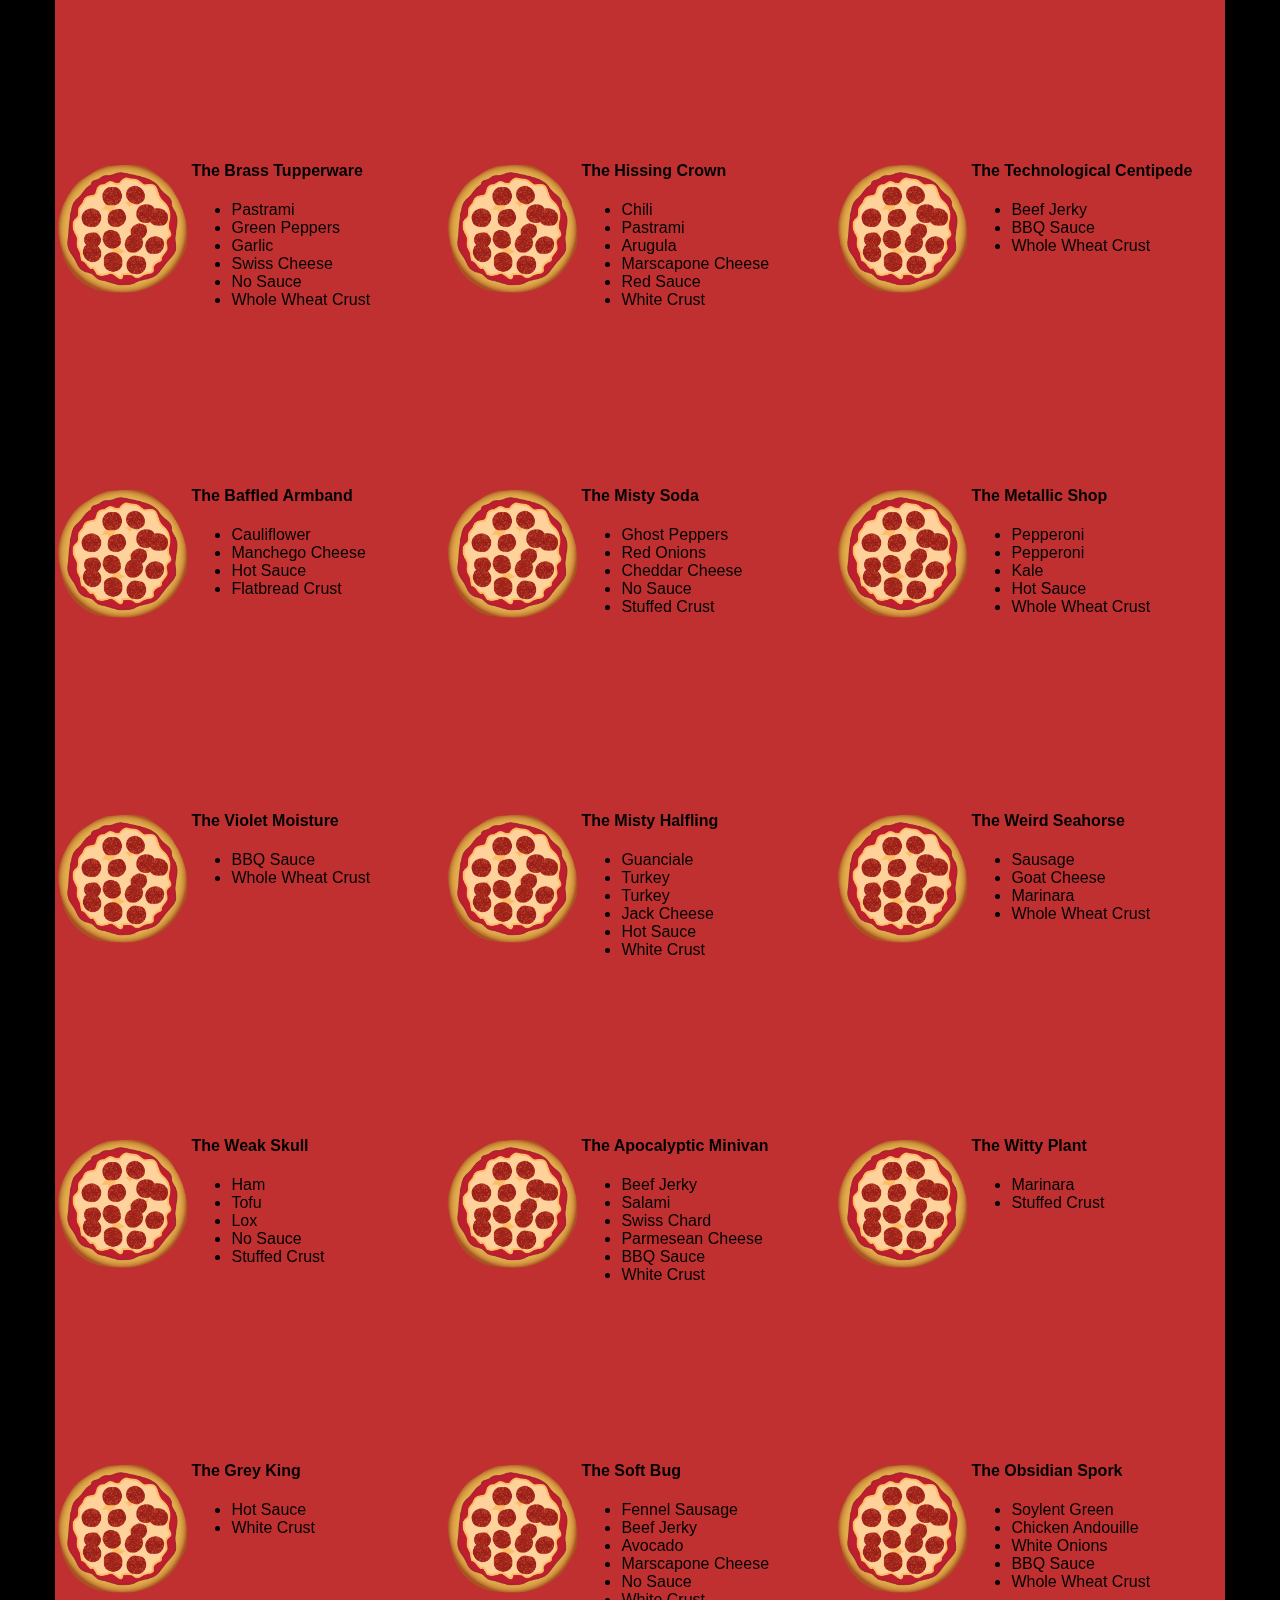
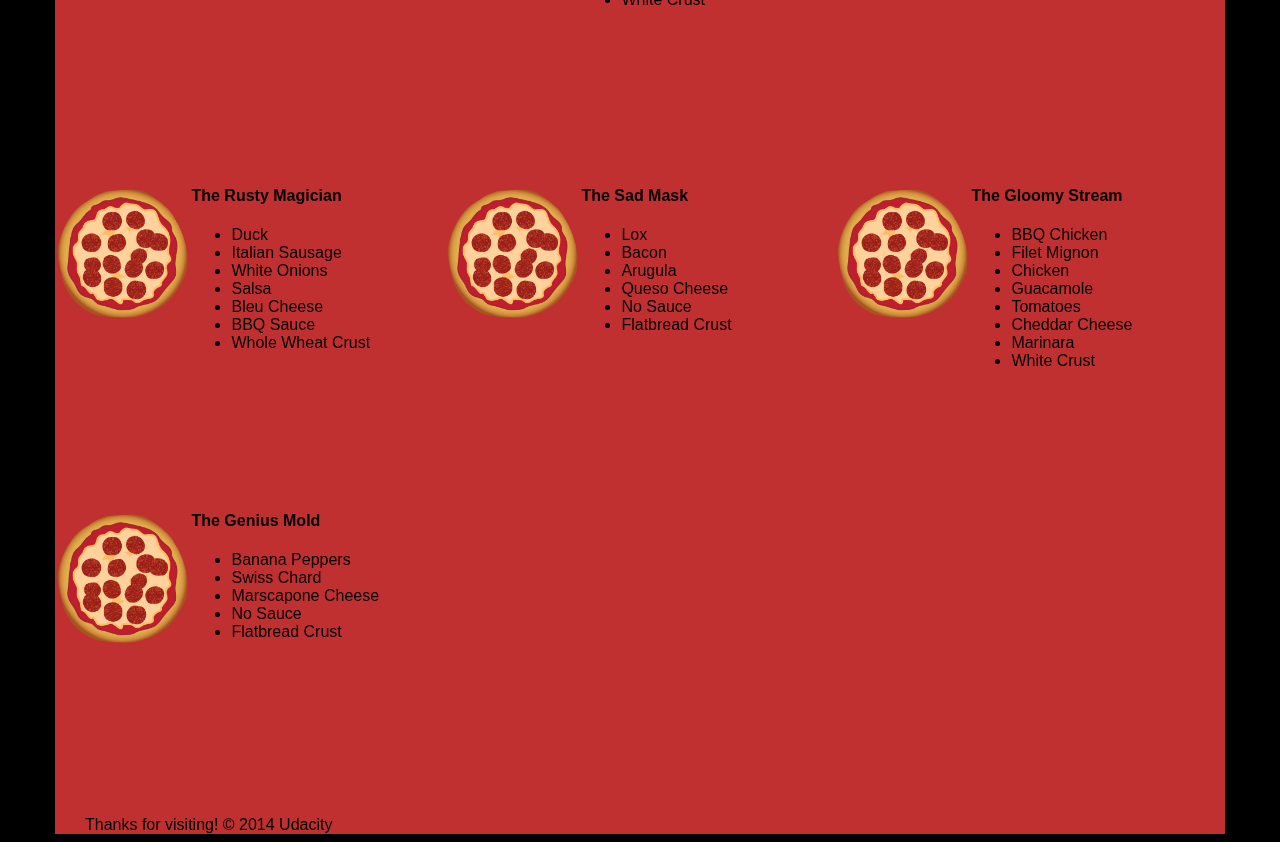
<file: links/web-optimization/views/pizza.html>
<!DOCTYPE HTML>
<html>
<head>
<style> *{-webkit-box-sizing:border-box;-moz-box-sizing:border-box;-box-sizing:border-box}body{font-family:"Trebuchet MS",Helvetica,sans-serif;background:#000}input{background:grey;font-size:18px}form{display:inline-block}.centered{text-align:center}#pizzaSize{font-weight:800}.mover{-webkit-backface-visibility:hidden;backface-visibility:hidden;position:fixed;z-index:-1}.randomPizzaContainer{float:left;display:-webkit-box;display:-ms-flexbox;display:flex}.randomPizzaContainer:after{content:"";display:table;clear:both}.container{background-color:rgba(240,60,60,.8)}</style>
  <style>.img-responsive,.img-thumbnail{width:100%\9;max-width:100%;height:auto}img{vertical-align:middle}.img-responsive{display:block}.img-rounded{border-radius:6px}.img-thumbnail{padding:4px;line-height:1.42857143;background-color:#fff;border:1px solid #ddd;border-radius:4px;-webkit-transition:all .2s ease-in-out;-o-transition:all .2s ease-in-out;transition:all .2s ease-in-out;display:inline-block}.img-circle{border-radius:50%}hr{margin-top:20px;margin-bottom:20px;border:0;border-top:1px solid #eee}.sr-only{position:absolute;width:1px;height:1px;margin:-1px;padding:0;overflow:hidden;clip:rect(0,0,0,0);border:0}.sr-only-focusable:active,.sr-only-focusable:focus{position:static;width:auto;height:auto;margin:0;overflow:visible;clip:auto}.container,.container-fluid{margin-right:auto;margin-left:auto;padding-left:15px;padding-right:15px}@media (min-width:768px){.container{width:750px}}@media (min-width:992px){.container{width:970px}}@media (min-width:1200px){.container{width:1170px}}.row{margin-left:-15px;margin-right:-15px}.col-lg-1,.col-lg-10,.col-lg-11,.col-lg-12,.col-lg-2,.col-lg-3,.col-lg-4,.col-lg-5,.col-lg-6,.col-lg-7,.col-lg-8,.col-lg-9,.col-md-1,.col-md-10,.col-md-11,.col-md-12,.col-md-2,.col-md-3,.col-md-4,.col-md-5,.col-md-6,.col-md-7,.col-md-8,.col-md-9,.col-sm-1,.col-sm-10,.col-sm-11,.col-sm-12,.col-sm-2,.col-sm-3,.col-sm-4,.col-sm-5,.col-sm-6,.col-sm-7,.col-sm-8,.col-sm-9,.col-xs-1,.col-xs-10,.col-xs-11,.col-xs-12,.col-xs-2,.col-xs-3,.col-xs-4,.col-xs-5,.col-xs-6,.col-xs-7,.col-xs-8,.col-xs-9{position:relative;min-height:1px;padding-left:15px;padding-right:15px}.col-xs-1,.col-xs-10,.col-xs-11,.col-xs-12,.col-xs-2,.col-xs-3,.col-xs-4,.col-xs-5,.col-xs-6,.col-xs-7,.col-xs-8,.col-xs-9{float:left}.col-xs-12{width:100%}.col-xs-11{width:91.66666667%}.col-xs-10{width:83.33333333%}.col-xs-9{width:75%}.col-xs-8{width:66.66666667%}.col-xs-7{width:58.33333333%}.col-xs-6{width:50%}.col-xs-5{width:41.66666667%}.col-xs-4{width:33.33333333%}.col-xs-3{width:25%}.col-xs-2{width:16.66666667%}.col-xs-1{width:8.33333333%}.col-xs-pull-12{right:100%}.col-xs-pull-11{right:91.66666667%}.col-xs-pull-10{right:83.33333333%}.col-xs-pull-9{right:75%}.col-xs-pull-8{right:66.66666667%}.col-xs-pull-7{right:58.33333333%}.col-xs-pull-6{right:50%}.col-xs-pull-5{right:41.66666667%}.col-xs-pull-4{right:33.33333333%}.col-xs-pull-3{right:25%}.col-xs-pull-2{right:16.66666667%}.col-xs-pull-1{right:8.33333333%}.col-xs-pull-0{right:auto}.col-xs-push-12{left:100%}.col-xs-push-11{left:91.66666667%}.col-xs-push-10{left:83.33333333%}.col-xs-push-9{left:75%}.col-xs-push-8{left:66.66666667%}.col-xs-push-7{left:58.33333333%}.col-xs-push-6{left:50%}.col-xs-push-5{left:41.66666667%}.col-xs-push-4{left:33.33333333%}.col-xs-push-3{left:25%}.col-xs-push-2{left:16.66666667%}.col-xs-push-1{left:8.33333333%}.col-xs-push-0{left:auto}.col-xs-offset-12{margin-left:100%}.col-xs-offset-11{margin-left:91.66666667%}.col-xs-offset-10{margin-left:83.33333333%}.col-xs-offset-9{margin-left:75%}.col-xs-offset-8{margin-left:66.66666667%}.col-xs-offset-7{margin-left:58.33333333%}.col-xs-offset-6{margin-left:50%}.col-xs-offset-5{margin-left:41.66666667%}.col-xs-offset-4{margin-left:33.33333333%}.col-xs-offset-3{margin-left:25%}.col-xs-offset-2{margin-left:16.66666667%}.col-xs-offset-1{margin-left:8.33333333%}.col-xs-offset-0{margin-left:0}@media (min-width:768px){.col-sm-1,.col-sm-10,.col-sm-11,.col-sm-12,.col-sm-2,.col-sm-3,.col-sm-4,.col-sm-5,.col-sm-6,.col-sm-7,.col-sm-8,.col-sm-9{float:left}.col-sm-12{width:100%}.col-sm-11{width:91.66666667%}.col-sm-10{width:83.33333333%}.col-sm-9{width:75%}.col-sm-8{width:66.66666667%}.col-sm-7{width:58.33333333%}.col-sm-6{width:50%}.col-sm-5{width:41.66666667%}.col-sm-4{width:33.33333333%}.col-sm-3{width:25%}.col-sm-2{width:16.66666667%}.col-sm-1{width:8.33333333%}.col-sm-pull-12{right:100%}.col-sm-pull-11{right:91.66666667%}.col-sm-pull-10{right:83.33333333%}.col-sm-pull-9{right:75%}.col-sm-pull-8{right:66.66666667%}.col-sm-pull-7{right:58.33333333%}.col-sm-pull-6{right:50%}.col-sm-pull-5{right:41.66666667%}.col-sm-pull-4{right:33.33333333%}.col-sm-pull-3{right:25%}.col-sm-pull-2{right:16.66666667%}.col-sm-pull-1{right:8.33333333%}.col-sm-pull-0{right:auto}.col-sm-push-12{left:100%}.col-sm-push-11{left:91.66666667%}.col-sm-push-10{left:83.33333333%}.col-sm-push-9{left:75%}.col-sm-push-8{left:66.66666667%}.col-sm-push-7{left:58.33333333%}.col-sm-push-6{left:50%}.col-sm-push-5{left:41.66666667%}.col-sm-push-4{left:33.33333333%}.col-sm-push-3{left:25%}.col-sm-push-2{left:16.66666667%}.col-sm-push-1{left:8.33333333%}.col-sm-push-0{left:auto}.col-sm-offset-12{margin-left:100%}.col-sm-offset-11{margin-left:91.66666667%}.col-sm-offset-10{margin-left:83.33333333%}.col-sm-offset-9{margin-left:75%}.col-sm-offset-8{margin-left:66.66666667%}.col-sm-offset-7{margin-left:58.33333333%}.col-sm-offset-6{margin-left:50%}.col-sm-offset-5{margin-left:41.66666667%}.col-sm-offset-4{margin-left:33.33333333%}.col-sm-offset-3{margin-left:25%}.col-sm-offset-2{margin-left:16.66666667%}.col-sm-offset-1{margin-left:8.33333333%}.col-sm-offset-0{margin-left:0}}@media (min-width:992px){.col-md-1,.col-md-10,.col-md-11,.col-md-12,.col-md-2,.col-md-3,.col-md-4,.col-md-5,.col-md-6,.col-md-7,.col-md-8,.col-md-9{float:left}.col-md-12{width:100%}.col-md-11{width:91.66666667%}.col-md-10{width:83.33333333%}.col-md-9{width:75%}.col-md-8{width:66.66666667%}.col-md-7{width:58.33333333%}.col-md-6{width:50%}.col-md-5{width:41.66666667%}.col-md-4{width:33.33333333%}.col-md-3{width:25%}.col-md-2{width:16.66666667%}.col-md-1{width:8.33333333%}.col-md-pull-12{right:100%}.col-md-pull-11{right:91.66666667%}.col-md-pull-10{right:83.33333333%}.col-md-pull-9{right:75%}.col-md-pull-8{right:66.66666667%}.col-md-pull-7{right:58.33333333%}.col-md-pull-6{right:50%}.col-md-pull-5{right:41.66666667%}.col-md-pull-4{right:33.33333333%}.col-md-pull-3{right:25%}.col-md-pull-2{right:16.66666667%}.col-md-pull-1{right:8.33333333%}.col-md-pull-0{right:auto}.col-md-push-12{left:100%}.col-md-push-11{left:91.66666667%}.col-md-push-10{left:83.33333333%}.col-md-push-9{left:75%}.col-md-push-8{left:66.66666667%}.col-md-push-7{left:58.33333333%}.col-md-push-6{left:50%}.col-md-push-5{left:41.66666667%}.col-md-push-4{left:33.33333333%}.col-md-push-3{left:25%}.col-md-push-2{left:16.66666667%}.col-md-push-1{left:8.33333333%}.col-md-push-0{left:auto}.col-md-offset-12{margin-left:100%}.col-md-offset-11{margin-left:91.66666667%}.col-md-offset-10{margin-left:83.33333333%}.col-md-offset-9{margin-left:75%}.col-md-offset-8{margin-left:66.66666667%}.col-md-offset-7{margin-left:58.33333333%}.col-md-offset-6{margin-left:50%}.col-md-offset-5{margin-left:41.66666667%}.col-md-offset-4{margin-left:33.33333333%}.col-md-offset-3{margin-left:25%}.col-md-offset-2{margin-left:16.66666667%}.col-md-offset-1{margin-left:8.33333333%}.col-md-offset-0{margin-left:0}}@media (min-width:1200px){.col-lg-1,.col-lg-10,.col-lg-11,.col-lg-12,.col-lg-2,.col-lg-3,.col-lg-4,.col-lg-5,.col-lg-6,.col-lg-7,.col-lg-8,.col-lg-9{float:left}.col-lg-12{width:100%}.col-lg-11{width:91.66666667%}.col-lg-10{width:83.33333333%}.col-lg-9{width:75%}.col-lg-8{width:66.66666667%}.col-lg-7{width:58.33333333%}.col-lg-6{width:50%}.col-lg-5{width:41.66666667%}.col-lg-4{width:33.33333333%}.col-lg-3{width:25%}.col-lg-2{width:16.66666667%}.col-lg-1{width:8.33333333%}.col-lg-pull-12{right:100%}.col-lg-pull-11{right:91.66666667%}.col-lg-pull-10{right:83.33333333%}.col-lg-pull-9{right:75%}.col-lg-pull-8{right:66.66666667%}.col-lg-pull-7{right:58.33333333%}.col-lg-pull-6{right:50%}.col-lg-pull-5{right:41.66666667%}.col-lg-pull-4{right:33.33333333%}.col-lg-pull-3{right:25%}.col-lg-pull-2{right:16.66666667%}.col-lg-pull-1{right:8.33333333%}.col-lg-pull-0{right:auto}.col-lg-push-12{left:100%}.col-lg-push-11{left:91.66666667%}.col-lg-push-10{left:83.33333333%}.col-lg-push-9{left:75%}.col-lg-push-8{left:66.66666667%}.col-lg-push-7{left:58.33333333%}.col-lg-push-6{left:50%}.col-lg-push-5{left:41.66666667%}.col-lg-push-4{left:33.33333333%}.col-lg-push-3{left:25%}.col-lg-push-2{left:16.66666667%}.col-lg-push-1{left:8.33333333%}.col-lg-push-0{left:auto}.col-lg-offset-12{margin-left:100%}.col-lg-offset-11{margin-left:91.66666667%}.col-lg-offset-10{margin-left:83.33333333%}.col-lg-offset-9{margin-left:75%}.col-lg-offset-8{margin-left:66.66666667%}.col-lg-offset-7{margin-left:58.33333333%}.col-lg-offset-6{margin-left:50%}.col-lg-offset-5{margin-left:41.66666667%}.col-lg-offset-4{margin-left:33.33333333%}.col-lg-offset-3{margin-left:25%}.col-lg-offset-2{margin-left:16.66666667%}.col-lg-offset-1{margin-left:8.33333333%}.col-lg-offset-0{margin-left:0}}.clearfix:after,.clearfix:before,.container-fluid:after,.container-fluid:before,.container:after,.container:before,.row:after,.row:before{content:" ";display:table}.clearfix:after,.container-fluid:after,.container:after,.row:after{clear:both}.center-block{display:block;margin-left:auto;margin-right:auto}.pull-right{float:right!important}.pull-left{float:left!important}.hide{display:none!important}.show{display:block!important}.invisible{visibility:hidden}.text-hide{font:0/0 a;color:transparent;text-shadow:none;background-color:transparent;border:0}.hidden{display:none!important;visibility:hidden!important}.affix{position:fixed;-webkit-transform:translate3d(0,0,0);transform:translate3d(0,0,0)}</style>
  <meta name=viewport content="width=device-width, initial-scale=1">
</head>

<body>
  <div class="container">
    <div id="header" class="row">
      <div class="col-md-6">
        <div class="row">
          <div class="col-md-12">
            <h1>Cam's Pizzeria</h1>
            <div class="row">
              <div id="menu" class="col-md-12">
                <form action="#randomPizzas">
                  <input type="submit" value="Menu">
                </form>
                <form action="#ingredients">
                  <input type="submit" value="Our Ingredients">
                </form>
                <form action="#locations">
                  <input type="submit" value="Locations">
                </form>
                <form action="#" onsubmit="alert('Thanks for clicking! This button doesn\'t do anything because this is a fake pizzeria :\)')">
                  <input type="submit" value="Contact Us">
                </form>
              </div>
            </div>
          </div>
        </div>
      </div>
      <div id="movingPizzas1" class="col-md-6">
      </div>
    </div>
    <div id="callToAction" class="row">
      <div class="col-md-4">
        <img src="images/pizzeria.jpg" class="img-responsive"> <!-- Image credit to: http://commons.wikimedia.org/wiki/File:HK_TST_night_%E5%98%89%E8%98%AD%E9%81%93_Granville_Road_restaurant_Paisano's_Pizzeria_pizza_Dec-2013.JPG -->
      </div>
      <div class="col-md-8">
        <div class="row">
          <div class="col-md-12">
            <h2>We Have Hundreds of Pizza Recipes!</h2>
            <p>At Cam's Pizzeria, we know you want options. Pepperoni? Boring. Cheese? No way! Sausage? C'mon, let's get creative.</p>

            <p>We have every pizza ingredient imaginable in our kitchen because we know you take choice seriously. Take a look through our menu of hundreds of pizza options and we know that you'll find something you love.</p>
          </div>
        </div>
        <div class="row">
          <div class="col-md-6 col-md-push-3">
            <form action="#randomPizzas">
              <input type="submit" value="Pick a Pizza Now!">
            </form>
          </div>
        </div>
      </div>
    </div>
    <div id="ingredients" class="row">
      <div class="col-md-8 col-md-push-2">
        <div class="row">
          <div class="col-md-12 centered">
            <h2>Ingredients!</h2>
          </div>
        </div>
        <div class="row">
          <div class="col-md-12">
            <p>We've scoured the planet for the best pizza ingredients. Our crack team of ingredient specialists are on constant lookout for new and interesting pizza ingredients.</p>

            <p>We have classic meats like pepperoni, sausage, and barbecue chicken. But you can find even more fun meats like coppa, kielbasa and soylent green on our menu too.</p>

            <p>Not interested in meat? No problem! We love our veggies too :) We have everything from arugula to zucchini.</p>
          </div>
        </div>
      </div>
    </div>
    <div id="locations" class="row">
      <div class="col-md-12">
        <h2 style="text-align: center">Locations!</h2>
        <div class="row">
          <div class="col-md-6">
            <h3>Pizza Road</h3>
            <p>1800 Pizza Road<br>San Francisco, CA<br>01010<br>555-555-5555</p>
          </div>
          <div class="col-md-6">
            <h3>Classic Pie Way</h3>
            <p>999 Classic Pie Way<br>New York, NY<br>00100<br>555-555-5555</p>
          </div>
        </div>
      </div>
    </div>
    <div id="pizzaGenerator" class="row">
      <div class="col-md-12">
        <h2 style="text-align: center">Our Pizzas!</h2>
        <div class="row">
          <div class="col-md-12">
            <em>What size pizza would you like? Use the slider below to change pizza sizes.</em>
          </div>
          <div id="pizzaSize" class="col-md-6">Medium</div>
          <div class="col-md-12">
            <input id="sizeSlider" type="range" min="1" max="3" value="2" step="1" onchange="resizePizzas(this.value)"></input>
          </div>
        </div>
        <div id="randomPizzas" class="row">
          <div id="pizza0" class="randomPizzaContainer" style="width:33.33%; height: 325px;">
            <div style="width:35%">
              <img src="images/pizza.png" class="img-responsive">
            </div>
            <div style="width:65%">
              <h4>The Udacity Special</h4>
              <ul>
                <li>Turkey</li>
                <li>Tofu</li>
                <li>Cauliflower</li>
                <li>Sun Dried Tomatoes</li>
                <li>Velveeta Cheese</li>
                <li>Red Sauce</li>
                <li>Whole Wheat Crust</li>
              </ul>
            </div>
          </div>
          <div id="pizza1" class="randomPizzaContainer" style="width:33.33%; height: 325px;">
            <div style="width:35%">
              <img src="images/pizza.png" class="img-responsive">
            </div>
            <div style="width:65%">
              <h4>The Cameron Special</h4>
              <ul>
                <li>Chicken</li>
                <li>Hot Sauce</li>
                <li>White Crust</li>
              </ul>
            </div>
          </div>
        </div>
      </div>
    </div>
    <div id="footer" class="col-md-12">Thanks for visiting! &copy; 2014 Udacity</div>
  </div>
  <script src= "js/main.min.js"></script>
</body>

</html>
</html>
</file>
<file: links/Bugg-Her/css/style.css>
/* I will eliminate the alert boxes in the future
   for something more stylish. for now all is well */
}
body {
    text-align: center;
    background-size: auto;
    background-position: left top;
    background-repeat: no-repeat;
}
canvas {
	float: left;
}

.d-pad, #up, #down, #left, #right {
	display: none;
}
</file>
<file: links/Bugg-Her/css/mobile.css>
.d-pad, #up, #down, #left, #right {
	display: block;
}
.d-pad {
	position: fixed;
	top: 65%;
	left: 45%;
	display: flex;
	flex-wrap: wrap;
	height: 320px;
	width: 330px;
}
button {
	background-color: #004d4d;
	outline: none;
	border-style: outset;
	box-shadow: 0 5px #999;
	border-radius: 8px;
	border-color: #ffffff;
}
button:active {
  background-color: #007474;
  box-shadow: 0 0px #666;
  transform: translateY(4px);
}
.dButton {
	position: absolute;
	height: 150px;
	width: 99px;
	font-size: 50px;
	text-align: center;
	vertical-align: middle;
}
#up {
	left: 114px;
	/*background-color: red;*/
}
#down {
	left: 114px;
	top: 165px;
	/*background-color: white;*/
}
#left {
	top: 99px;
	/*background-color: blue;*/
}
#right {
	top: 99px;
	left: 228px;
	/*background-color: green;*/
}

@media (orientation: portrait) {

}


@media (orientation: landscape) {
	.d-pad {
		position: fixed;
		top: 45%;
		left: 62%
	}
}
</file>
<file: links/Start/main.css>
body, html {
  margin: 0;
  padding: 0;
  width: 100%;
  height: 100%;
}

body {
  font-family: Roboto;
  font-size: 12px;
  color: #424242;
}

h1, h2, h3, h4, h5 {
  margin: 0; 
}

header, nav, footer, section, article, div {
  box-sizing: border-box;
}

ul {
  list-style: none;
  padding: 0;
  margin: 0;
}
li {
  width: 95%;
}

.content {
  display: flex;
  flex-wrap: wrap;
}

/*
 *
 * Common
 * 
 */

.news__more {
  float: right;
  font-size: .8em;
  color: #333;
  text-decoration: none;
}


/*
 *
 * Header
 *
 */

.header {
  box-shadow: 0 2px 5px rgba(0, 0, 0, 0.26);
  min-height: 56px;
  transition: min-height 0.3s;
}

.header__inner {
  width: 100%;
  margin-left: auto;
  margin-right: auto;
}

.header__logo {
  height: 72px;
  margin-right: 1em;
  vertical-align: top;
  margin-top: 12px;
}

.header__title {
  font-weight: 300;
  font-size: 4em;
  margin: 0.5em 0.25em;
  display: inline-block;
  color: #212121;
}

.header__menu {
  display: none;
}
/*
 *
 * Top Level Navigation
 *
 */

.nav {
  width: 100%;
  margin-left: auto;
  margin-right: auto;
}

.nav__list {
  width: 100%;
  padding: 0;
  margin: 0;
}

.nav__item {
  box-sizing: border-box;
  display: inline-block;
  width: 24%;
  text-align: center;
  line-height: 24px;
  padding: 24px;
  text-transform: uppercase;
}

.nav a {
  text-decoration: none;
  color: #616161;
  min-width: 48px;
  min-height: 30px;
}

.nav a:hover {
  text-decoration: underline;
  color: #212121;
}


/*
 *
 * Main
 *
 */

.main {
  box-shadow: 0 2px 5px rgba(0, 0, 0, 0.26);
  width: 100%;
  margin-left: auto;
  margin-right: auto;
}

/*
 *
 * Content
 *
 */


/*
 *
 * Hero
 *
 */

.hero {
  float: left;
  width: 100%;
  position: relative;
  background-image: url("./images/dog.jpg");
  background-size: cover;
  height: 300px;
}

.hero article {
  box-sizing: border-box;
  background-color: #000;
  background-color: rgba(0, 0, 0, 0.7);
  position: absolute;
  bottom: 0;
  height: 40%;
  width: 100%;
  color: #fff;
  padding: 1em;
}

/*
 *
 * Top News
 *
 */

.top-news {
  float: right;
  width: 100%;
  border-bottom: 1px solid #E0E0E0;
  padding: 1em;
}

.news__title {
  font-weight: 300;
  border-bottom: 1px solid #E0E0E0;
  line-height: 24px;
  font-size: 16px;
}

.top-news__item {
  border-bottom: 1px solid #E0E0E0;
  padding: 1em 0;
  line-height: 19.2px;
}

.top-news__item:before {
  content: "» ";
}

.top-news__item:last-child {
  border-bottom: none;
}

.top-news__item a {
  text-decoration: none;
  color: #666;
  min-width: 48px;
  min-height: 48px;
}

.top-news__item a:hover,
.top-news__item a:active {
  text-decoration: underline;
}



/*
 *
 * Sport Scores
 *
 */

.scores {
  width: 100%;
  float: left;
  padding-top: 1em;
}

.scores__table {
  width: 100%;
  border-collapse: collapse;
}

.scores__table th,
.scores__table td {
  padding: 1em;
  padding-top: 10px;
  padding-bottom: 11px; 
}

.scores__table th {
  color: #fff;
  font-weight: 300;
  background-color: #78909C;
}

.scores__table tr:nth-child(odd) td {
  background-color: #fff;
}

.scores__table tr:nth-child(even) td {
  background-color: #eceff1;
}

.scores__table td.winner {
  font-weight: bold;
}

.scores__table td:nth-child(3) {
  text-align: right;
}

.scores__table td:nth-child(2),
.scores__table td:nth-child(5) {
  text-align: center;
}

img.team-logo {
  width: 28px;
  height: 21px;
}

div.contained_table {
  width: 100%;
  height: 300px;
  overflow-x: scroll;
}
/*
 *
 * Weather
 *
 */

.weather {
  float: right;
  width: 100%;
  padding: 1em;
}

.weather__location {
  display: block;
  font-weight: 300;
  font-size: 1.5em;
}

.weather__desc {
  display: block;
  font-size: 1.2em;
}

.weather__today {
  width: 100%;
  vertical-align: middle;
  display: inline;
}

.weather__today__image {
  vertical-align: middle;
}

.weather__today__temp {
  font-size: 3em;
}

.weather__today__deg {
  font-size: 2em;
  display: inline;
}

.weather__next__item {
  display: inline-block;
  width: 20%;
  text-align: center;
}

.weather__next__item span {
  display: block;
}

.weather__next__image {
  width: 100%;
}
.weather-clean {
  display: block;
}


/*
 *
 * Weather
 *
 */

.recent-news {
  clear: both;
  padding: 1em;
}

.snippet {
  clear: both;
  margin: 24px 0;
  margin-left: auto;
  margin-right: auto;
}

.snippet__thumbnail {
  width: 100%;
  float: left;
  margin-right: 1em;
}

.snippet__title {
  font-weight: 500;
}

.snippet__title a {
  text-decoration: none;
  color: #666;
}

.snippet__title a:hover,
.snippet__title a:active {
  text-decoration: underline;
}


/*
 *
 * Footer
 *
 */

footer {
  border-top: 1px solid #E0E0E0;
  padding: 1em;
  width: 100%;
}

footer li {
  display: inline-block;
  margin: 0 1em;
}

footer a {
  text-decoration: none;
  color: #333;
}

@media screen and (max-width: 549px) {
  .header__logo {
    height: 48px;
    margin-right: 0.5em;
  }
  .header__title {
    margin-left: 0;
    font-size: 2em;
    vertical-align: bottom; 
  }
  .nav {
    z-index: 10;
    background-color: #fff;
    width: 300px;
    position: absolute;
    /* This trasform moves the drawer off canvas. */
    -webkit-transform: translate(-300px, 0);
    transform: translate(-300px, 0);
    /* Optionally, we animate the drawer. */
    transition: transform 0.3s ease;
  }
  .nav.open {
    -webkit-transform: translate(0, 0);
    transform: translate(0, 0);
  }
  .nav__item {
    display: list-item;
    border-bottom: 1px solid #E0E0E0;
    width: 100%;
    text-align: left;
  }
  .header__menu {
    display: inline-block;
    position: absolute;
    right: 0;
    padding: 1em;
  }
  .header__menu svg {
    width: 32px;
    fill: #E0E0E0;
  }
}

@media screen and (max-width: 480px) {
  .hero article {
    height: 20% }
  .header__logo {
  height: 36px; }
  .header__title {
  font-size: 2em; }
}
@media screen and (max-width: 335px) {
  h2.highlight {
  display: none; }
  .hero article {
    height: 15% }
.description p{
  display: none; }
}
@media screen and (min-width: 335px) {
  h3.highlight {
  display: none; }
}
@media screen and (min-width: 481px) and (max-width: 700px) {
  .hero article {
    height: 30% }
  .header__logo {
  height: 54px; }
  .header__title {
  font-size: 3em; }
img.snippet__thumbnail {
  width: 50%; }

}

@media screen and (min-width: 601px) {
  .hero {
    order: 1;
    width: 70%;
  }
  .weather {
    order: 2;
    width: 30%;
  }
  .top-news {
    order: 3;
    width: 50%;
  }
  .scores {
    order: 4;
    width: 50%;
  }
  .recent-news {
    order: 5;
  }
  .snippet {
    width: calc((100% - 10px)/2);
    margin-right: 10px; 
    margin-left: 0;
  }
  img.snippet__thumbnail {
    width: 50%; 
  }
  #snip-1 {
    order: 1;
  }
  #snip-2 {
    order: 2;
    margin-right: 0px;
  }
  #snip-3 {
    order: 3;
  }
  #snip-4 {
    order: 4;
    margin-right: 0px;
  }
  .weather__today__image {
    width: 70%
  }
  .weather__today__temp {
    font-size: 2em;
  }
  .weather__today__deg {
    font-size: 1em;
  }

}

@media screen and (min-width: 901px) {
  .snippet {
    width: calc((100% - 20px)/3);
    margin-right: 10px; 
  }
    #snip-2 {
    order: 2;
  }
  #snip-3 {
    order: 3;
    margin-right: 0px;
  }
  #snip-4 {
    order: 4;
  }
  .scores {
    order: 0; 
    width: 29.3%;
    padding-top: 0;
  }
  .weather {
    width: 24.9%; 
  }
  .hero {
    width: 45.6%
  }
  .top-news {
    width: 100%; 
    display: flex; 
    flex-wrap: wrap;
  }
  #news-title {
    width: 100%; 
  }
  #news-head, #news-tail {
    width: 50%;
  }
}
@media screen and (min-width: 970px) {
  .weather__today__temp {
    font-size: 3em;
  }
  .weather__today__deg {
    font-size: 2em;
  }
}

@media screen and (min-width: 1100px) {
  body {
    width: 1100px;
    margin-left: auto;
    margin-right: auto; 
  }
  .snippet {
    width: calc((100% - 30px)/4);
    margin-right: 10px; 
  }
  #snip-4 {
    margin-right: 0px;
  }
}

/*
 *
 * 
 * 
 */
</file>
<file: links/web-optimization/css/style.css>
html {
  font-size: 100%;
  overflow-y: scroll;
  -webkit-tap-highlight-color: rgba(0,0,0,0);
  -ms-text-size-adjust: 100%;
  -webkit-text-size-adjust: none;
}
body { margin: 0; font-size: 14px; line-height: 1.61; font-weight: 400; }
body, button, input, select, textarea { font-family: 'Open Sans', sans-serif; color: #333; }

a { color: #12C; }
a:visited { color: #61C; }
a:focus { outline: thin dotted; }
a:hover, a:active { color: #c00; outline: 0; }

b, strong { font-weight: bold; }
pre, code { font-family: monospace, monospace; font-size: 1em; }
ul, ol { margin: 1em 0; padding: 0 0 0 20px; }
img { border: 0; max-width: 100%; }

body { background: #fff; }
header, footer, .container { max-width: 45em; margin: 0 auto; }

header { padding: 0 0.5em; color: #C90B0B; }
header img { border-radius: 40px; float: left; }
header p { font-size:1.5em; font-weight: bold; padding-left: 4em;}
header p span { font-size: 0.8em; font-weight: normal;}

.hero { padding: 2em; background-color: #f8f8f8; font-size:1.2em;
  border-bottom: 1px solid #ccc;
  border-top: 1px solid #ccc;
}

.content { padding: 1em 1em; }
.content li { list-style-type: none; font-size: 1.1em;}
li img { float:left; padding-right: 1em; }
li p { font-size: 0.9em; font-style: italic; }

footer {
  padding: 0 0.5em;
  border-top: 1px solid #ccc;
}
footer span { float: right; font-style: italic; }

/* Smartphones (portrait) */
@media only screen and (max-width: 480px) {
  body { font-size: 12px;}
  header p { padding-left: 4.5em;}
}
</file>
<file: links/web-optimization/css/print.css>
@media print {
  * { background: transparent !important; color: black !important; text-shadow: none !important; filter:none !important; -ms-filter: none !important; }
  a, a:visited { color: #444 !important; text-decoration: underline; }
  a[href]:after { content: " (" attr(href) ")"; }
  tr, img { page-break-inside: avoid; }
  img { max-width: 100% !important; }
  @page { margin: 0.5cm; }
  p, h2, h3 { orphans: 3; widows: 3; }
  h2, h3{ page-break-after: avoid; }
}
</file>
